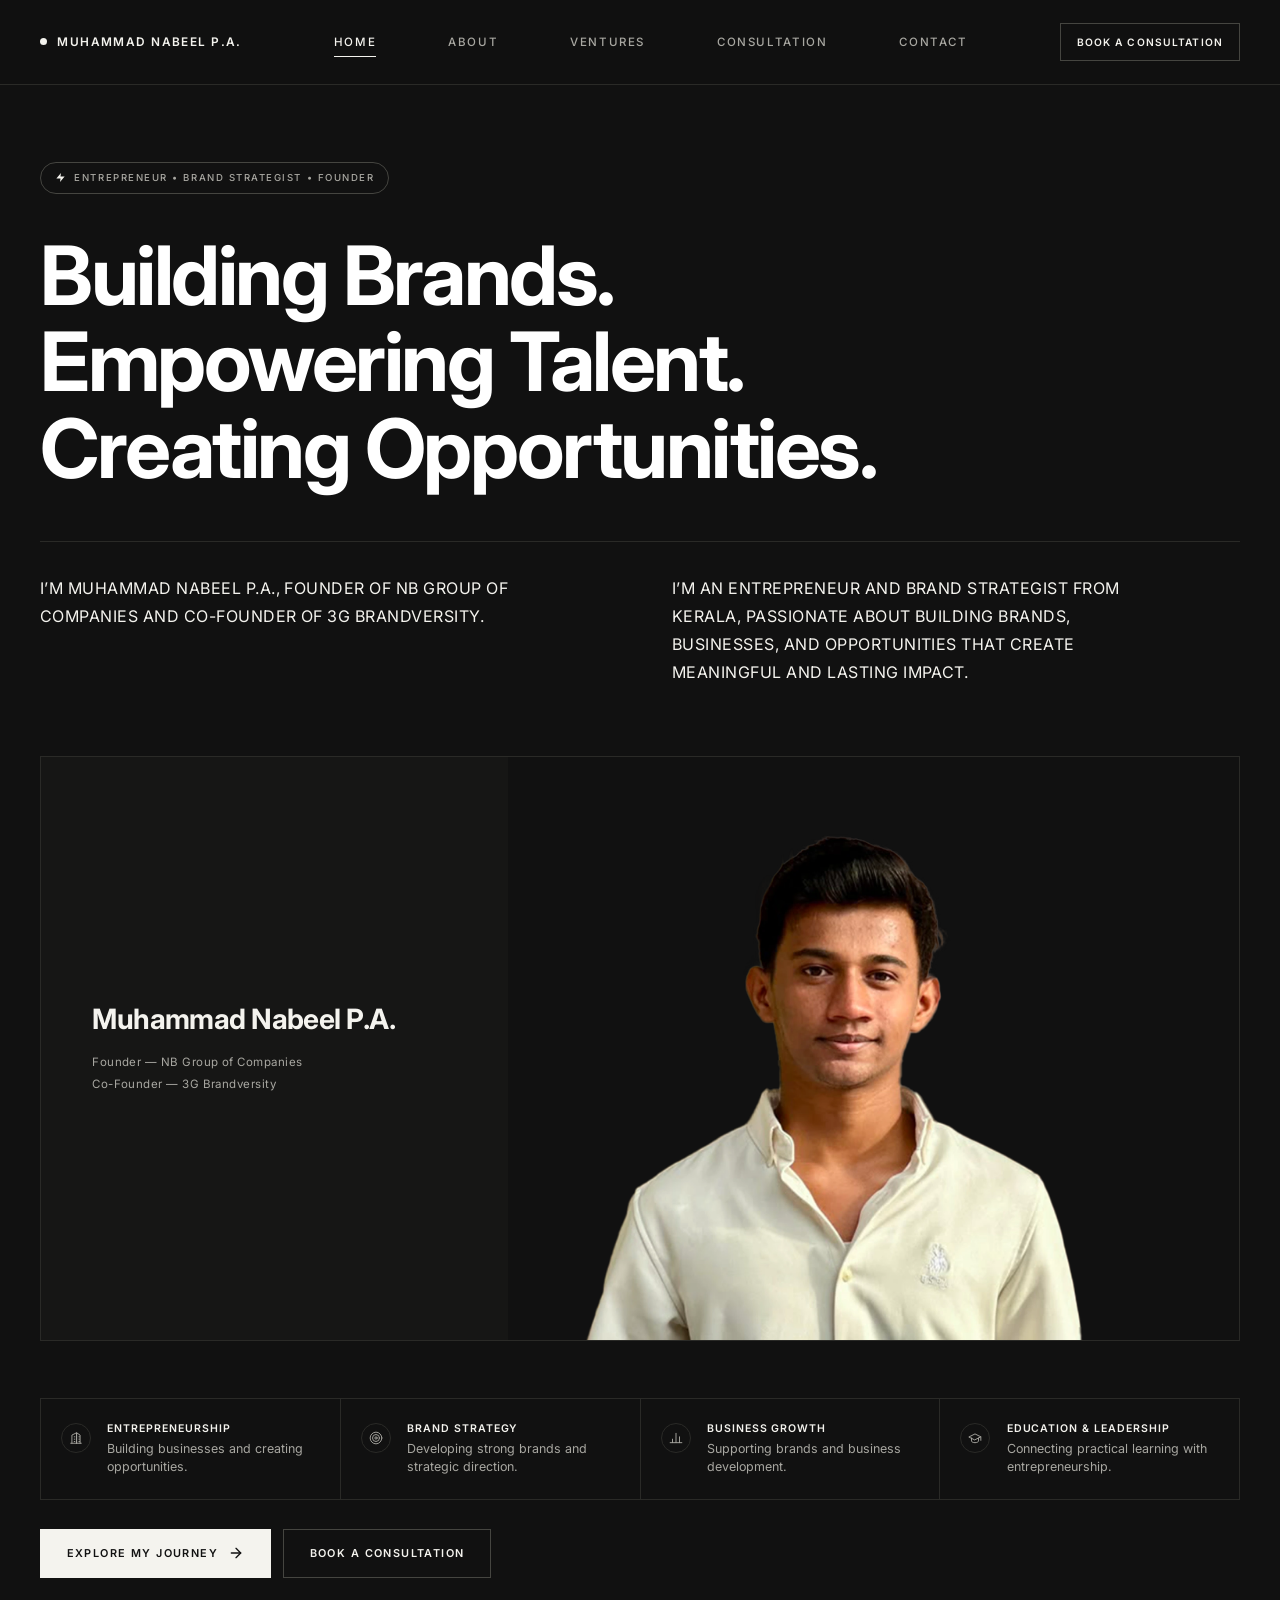
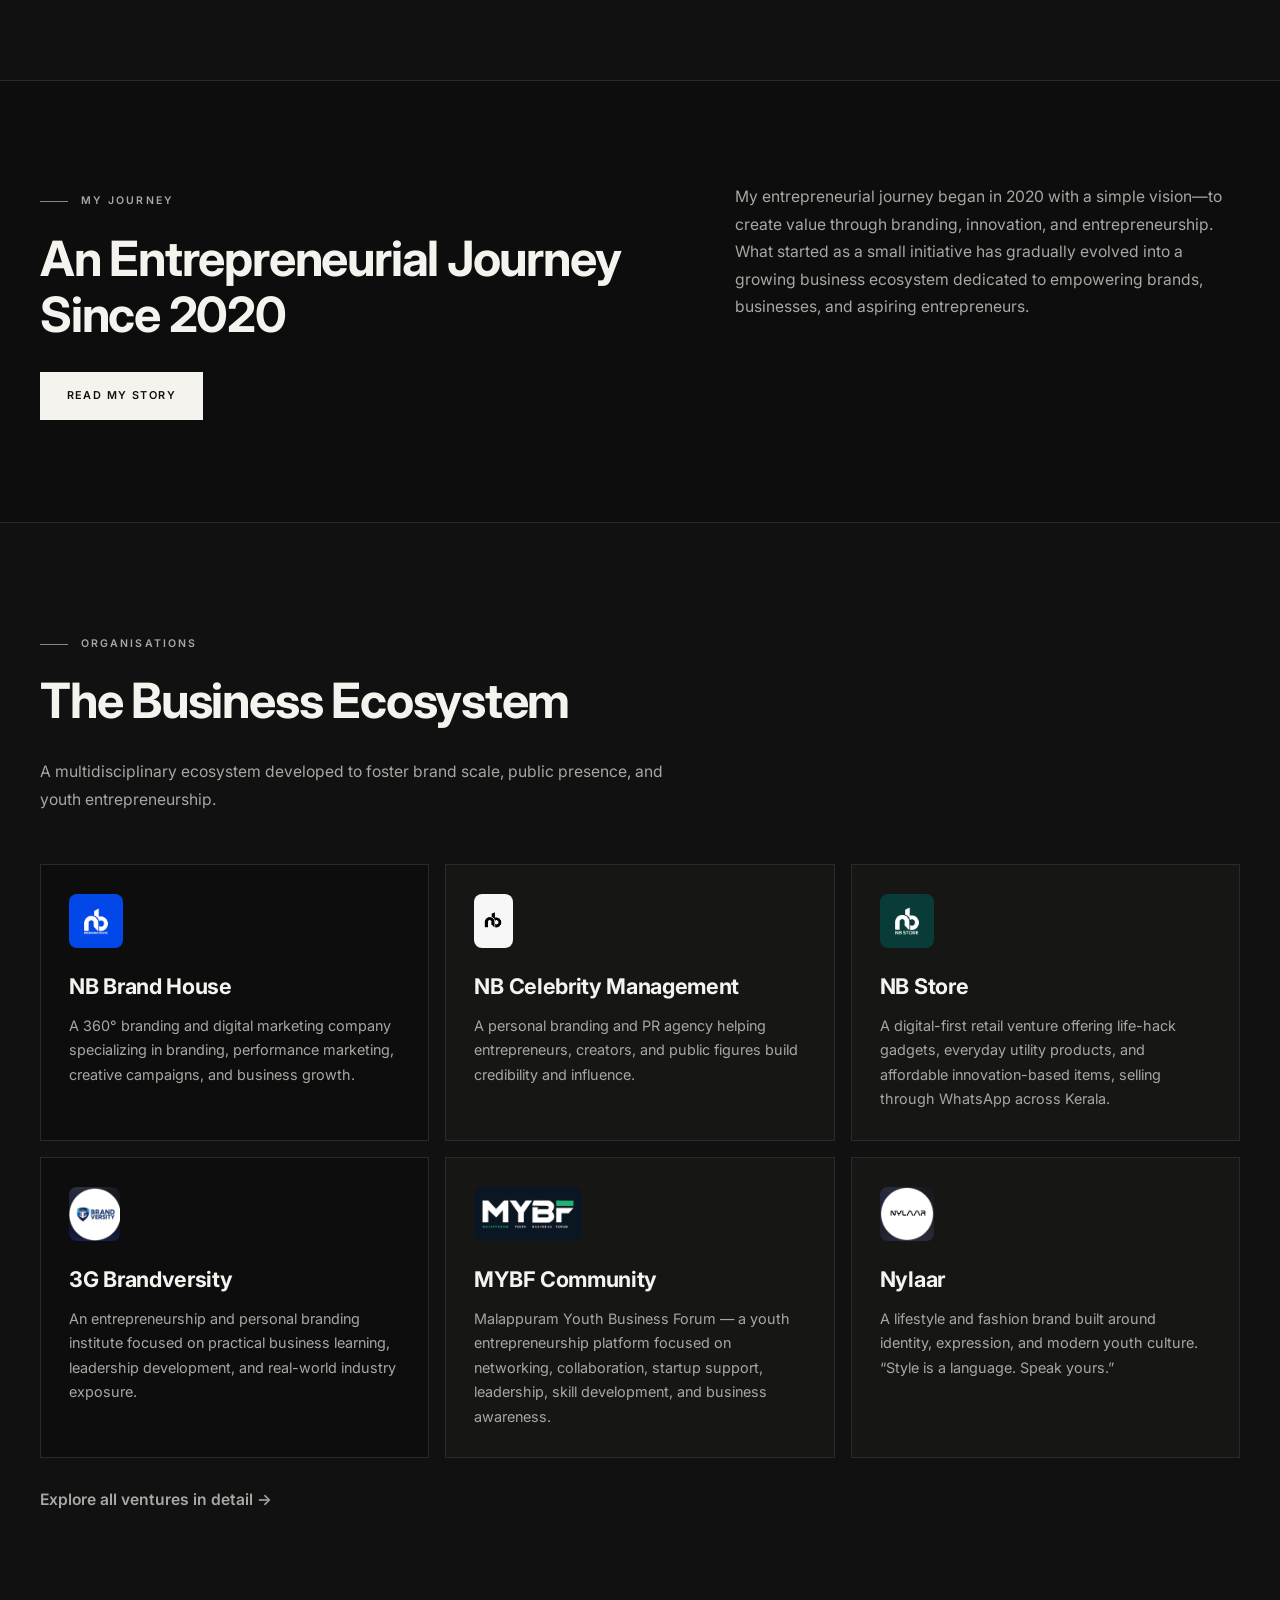
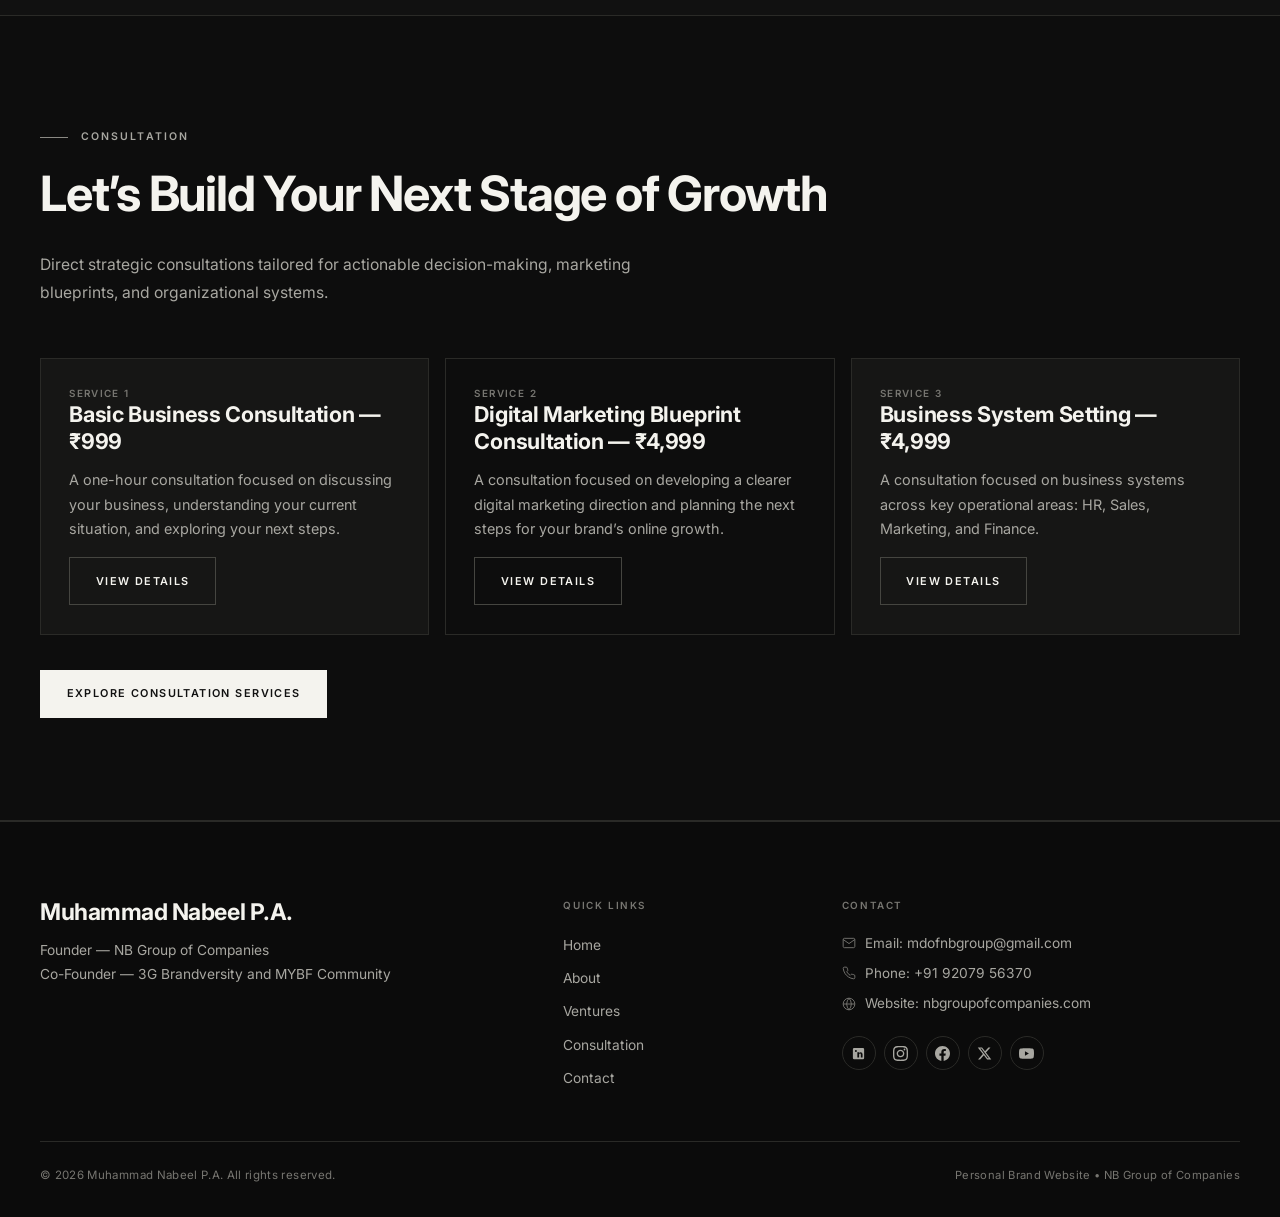
<file: index.html>
<!DOCTYPE html>
<html lang="en">
<head>
  <meta charset="utf-8">
  <meta name="viewport" content="width=device-width, initial-scale=1">
  <title>Muhammad Nabeel P.A. | Entrepreneur &amp; Brand Strategist</title>
  <meta name="description" content="Muhammad Nabeel P.A., Founder of NB Group of Companies and Co-Founder of 3G Brandversity. Entrepreneur and brand strategist from Kerala, India.">
  <meta property="og:type" content="website">
  <meta property="og:title" content="Muhammad Nabeel P.A. | Entrepreneur &amp; Brand Strategist">
  <meta property="og:description" content="Founder of NB Group of Companies and Co-Founder of 3G Brandversity. Entrepreneur and brand strategist from Kerala.">
  <meta property="og:image" content="assets/images/nabeel-profile.webp">
  <link rel="icon" href="favicon.ico">
  <link rel="preconnect" href="https://fonts.googleapis.com">
  <link rel="preconnect" href="https://fonts.gstatic.com" crossorigin>
  <link href="https://fonts.googleapis.com/css2?family=Oswald:wght@400;500;600&family=Inter:wght@300;400;500;600;700;800&display=swap" rel="stylesheet">
  <link rel="stylesheet" href="css/style.css">
</head>
<body class="home">
  <a class="skip" href="#main">Skip to content</a>

  <!-- Header & Navigation -->
  <header class="site-header">
    <div class="wrap nav">
      <a class="brand" href="index.html" aria-label="Muhammad Nabeel P.A. Home">
        <span class="brand-icon" aria-hidden="true"></span>
        <span>MUHAMMAD NABEEL P.A.</span>
      </a>
      <button class="menu-btn" type="button" aria-expanded="false" aria-controls="site-menu" aria-label="Open navigation menu">
        <span></span>
      </button>
      <ul class="nav-links" id="site-menu">
        <li><a href="index.html" aria-current="page">Home</a></li>
        <li><a href="about.html">About</a></li>
        <li><a href="ventures.html">Ventures</a></li>
        <li><a href="consultation.html">Consultation</a></li>
        <li><a href="contact.html">Contact</a></li>
        <li class="m-cta">
          <a class="btn btn-primary" href="consultation.html">Book a Consultation</a>
        </li>
      </ul>
      <a class="btn btn-primary nav-cta" href="consultation.html">Book a Consultation</a>
    </div>
  </header>

  <main id="main">
    <!-- Hero Section -->
    <section class="hero">
      <div class="wrap hero-grid">
        <div class="hero-content">
          <div class="badge">
            <svg width="14" height="14" viewBox="0 0 24 24" fill="currentColor" aria-hidden="true"><path d="M13 2 3 14h9l-1 8 10-12h-9l1-8z"/></svg>
            <span>ENTREPRENEUR &bull; BRAND STRATEGIST &bull; FOUNDER</span>
          </div>
          <h1>
            <span>Building Brands.</span>
            <span>Empowering Talent.</span>
            <span>Creating Opportunities.</span>
          </h1>

          <div class="hero-intro">
            <p class="lead">I’m Muhammad Nabeel P.A., Founder of NB Group of Companies and Co-Founder of 3G Brandversity.</p>
            <p class="lead">I’m an entrepreneur and brand strategist from Kerala, passionate about building brands, businesses, and opportunities that create meaningful and lasting impact.</p>
          </div>
        </div>

        <!-- Portrait and Info Card -->
        <div class="portrait-wrapper">
          <div class="portrait-backdrop" aria-hidden="true"></div>
          <img class="portrait-img" src="assets/images/nabeel-profile.webp" width="1869" height="1490" alt="Muhammad Nabeel P.A., entrepreneur and founder of NB Group of Companies.">
          <div class="id-card">
            <strong>Muhammad Nabeel P.A.</strong>
            <span>Founder &mdash; NB Group of Companies</span>
            <span>Co-Founder &mdash; 3G Brandversity</span>
          </div>
        </div>

        <div class="hero-lower">
          <div class="mini">
            <div class="card">
              <div class="mini-icon" aria-hidden="true">
                <svg viewBox="0 0 24 24"><path d="M3 21h18M5 21V7l8-4v18M13 21V3l6 4v14M9 10h1M9 14h1M9 18h1M17 10h1M17 14h1M17 18h1"/></svg>
              </div>
              <strong>ENTREPRENEURSHIP</strong>
              <span>Building businesses and creating opportunities.</span>
            </div>
            <div class="card">
              <div class="mini-icon" aria-hidden="true">
                <svg viewBox="0 0 24 24"><circle cx="12" cy="12" r="10"/><circle cx="12" cy="12" r="6"/><circle cx="12" cy="12" r="2"/></svg>
              </div>
              <strong>BRAND STRATEGY</strong>
              <span>Developing strong brands and strategic direction.</span>
            </div>
            <div class="card">
              <div class="mini-icon" aria-hidden="true">
                <svg viewBox="0 0 24 24"><path d="M18 20V10M12 20V4M6 20v-6M2 20h20"/></svg>
              </div>
              <strong>BUSINESS GROWTH</strong>
              <span>Supporting brands and business development.</span>
            </div>
            <div class="card">
              <div class="mini-icon" aria-hidden="true">
                <svg viewBox="0 0 24 24"><path d="M22 10v6M2 10l10-5 10 5-10 5z"/><path d="M6 12v5c0 2 3 3 6 3s6-1 6-3v-5"/></svg>
              </div>
              <strong>EDUCATION &amp; LEADERSHIP</strong>
              <span>Connecting practical learning with entrepreneurship.</span>
            </div>
          </div>

          <div class="btn-row">
            <a class="btn btn-primary" href="about.html">
              <span>Explore My Journey</span>
              <svg viewBox="0 0 24 24" fill="none" stroke="currentColor" stroke-width="2" stroke-linecap="round" stroke-linejoin="round" aria-hidden="true"><line x1="5" y1="12" x2="19" y2="12"/><polyline points="12 5 19 12 12 19"/></svg>
            </a>
            <a class="btn btn-outline" href="consultation.html">Book a Consultation</a>
          </div>
        </div>
      </div>
    </section>

    <!-- Introduction to My Journey -->
    <section class="alt">
      <div class="wrap split">
        <div>
          <span class="label">MY JOURNEY</span>
          <h2>An Entrepreneurial Journey Since 2020</h2>
          <div class="btn-row">
            <a class="btn btn-primary" href="about.html">Read My Story</a>
          </div>
        </div>
        <div>
          <p class="lead" style="margin: 0;">My entrepreneurial journey began in 2020 with a simple vision&mdash;to create value through branding, innovation, and entrepreneurship. What started as a small initiative has gradually evolved into a growing business ecosystem dedicated to empowering brands, businesses, and aspiring entrepreneurs.</p>
        </div>
      </div>
    </section>

    <!-- The Business Ecosystem Section -->
    <section>
      <div class="wrap">
        <div class="sec-head">
          <span class="label">ORGANISATIONS</span>
          <h2>The Business Ecosystem</h2>
          <p class="lead">A multidisciplinary ecosystem developed to foster brand scale, public presence, and youth entrepreneurship.</p>
        </div>
        <div class="grid g3">
          <!-- NB Brand House -->
          <article class="card tint">
            <div class="venture-logo-box">
              <img src="assets/images/ventures/nb-brand-house.png" alt="NB Brand House Logo" class="venture-logo" loading="lazy">
            </div>
            <h3>NB Brand House</h3>
            <p>A 360&deg; branding and digital marketing company specializing in branding, performance marketing, creative campaigns, and business growth.</p>
          </article>

          <!-- NB Celebrity Management -->
          <article class="card">
            <div class="venture-logo-box">
              <img src="assets/images/ventures/nb-celebrity-management.png" alt="NB Celebrity Management Logo" class="venture-logo" loading="lazy">
            </div>
            <h3>NB Celebrity Management</h3>
            <p>A personal branding and PR agency helping entrepreneurs, creators, and public figures build credibility and influence.</p>
          </article>

          <!-- NB Store -->
          <article class="card">
            <div class="venture-logo-box">
              <img src="assets/images/ventures/nb-store.png" alt="NB Store Logo" class="venture-logo" loading="lazy">
            </div>
            <h3>NB Store</h3>
            <p>A digital-first retail venture offering life-hack gadgets, everyday utility products, and affordable innovation-based items, selling through WhatsApp across Kerala.</p>
          </article>

          <!-- 3G Brandversity -->
          <article class="card tint">
            <div class="venture-logo-box">
              <img src="assets/images/ventures/3g-brandversity.jpg" alt="3G Brandversity Logo" class="venture-logo" loading="lazy">
            </div>
            <h3>3G Brandversity</h3>
            <p>An entrepreneurship and personal branding institute focused on practical business learning, leadership development, and real-world industry exposure.</p>
          </article>

          <!-- MYBF Community -->
          <article class="card">
            <div class="venture-logo-box">
              <img src="assets/images/ventures/mybf-community.png" alt="MYBF Community Logo" class="venture-logo" loading="lazy">
            </div>
            <h3>MYBF Community</h3>
            <p>Malappuram Youth Business Forum &mdash; a youth entrepreneurship platform focused on networking, collaboration, startup support, leadership, skill development, and business awareness.</p>
          </article>

          <!-- Nylaar -->
          <article class="card">
            <div class="venture-logo-box">
              <img src="assets/images/ventures/nylaar.png" alt="Nylaar Logo" class="venture-logo" loading="lazy">
            </div>
            <h3>Nylaar</h3>
            <p>A lifestyle and fashion brand built around identity, expression, and modern youth culture. &ldquo;Style is a language. Speak yours.&rdquo;</p>
          </article>
        </div>
        <p style="margin-top: 1.8rem; color: var(--muted); font-size: 0.98rem;"><a href="ventures.html" style="font-weight: 600;">Explore all ventures in detail &rarr;</a></p>
      </div>
    </section>

    <!-- Consultation Preview Section -->
    <section class="alt">
      <div class="wrap">
        <div class="sec-head">
          <span class="label">CONSULTATION</span>
          <h2>Let’s Build Your Next Stage of Growth</h2>
          <p class="lead">Direct strategic consultations tailored for actionable decision-making, marketing blueprints, and organizational systems.</p>
        </div>
        <div class="grid g3">
          <article class="card">
            <span class="sn">SERVICE 1</span>
            <h3>Basic Business Consultation &mdash; &#8377;999</h3>
            <p>A one-hour consultation focused on discussing your business, understanding your current situation, and exploring your next steps.</p>
            <div class="btn-row" style="margin-top: auto;">
              <a class="btn btn-outline" href="consultation.html#basic">View details</a>
            </div>
          </article>
          <article class="card tint">
            <span class="sn">SERVICE 2</span>
            <h3>Digital Marketing Blueprint Consultation &mdash; &#8377;4,999</h3>
            <p>A consultation focused on developing a clearer digital marketing direction and planning the next steps for your brand’s online growth.</p>
            <div class="btn-row" style="margin-top: auto;">
              <a class="btn btn-outline" href="consultation.html#blueprint">View details</a>
            </div>
          </article>
          <article class="card">
            <span class="sn">SERVICE 3</span>
            <h3>Business System Setting &mdash; &#8377;4,999</h3>
            <p>A consultation focused on business systems across key operational areas: HR, Sales, Marketing, and Finance.</p>
            <div class="btn-row" style="margin-top: auto;">
              <a class="btn btn-outline" href="consultation.html#systems">View details</a>
            </div>
          </article>
        </div>
        <div class="btn-row" style="margin-top: 2.2rem;">
          <a class="btn btn-primary" href="consultation.html">Explore Consultation Services</a>
        </div>
      </div>
    </section>
  </main>

  <!-- Global Footer -->
  <footer class="site-footer">
    <div class="wrap">
      <div class="foot">
        <div class="foot-brand">
          <strong>Muhammad Nabeel P.A.</strong>
          <p>Founder &mdash; NB Group of Companies<br>Co-Founder &mdash; 3G Brandversity and MYBF Community</p>
        </div>
        <div>
          <h3>QUICK LINKS</h3>
          <ul>
            <li><a href="index.html">Home</a></li>
            <li><a href="about.html">About</a></li>
            <li><a href="ventures.html">Ventures</a></li>
            <li><a href="consultation.html">Consultation</a></li>
            <li><a href="contact.html">Contact</a></li>
          </ul>
        </div>
        <div>
          <h3>CONTACT</h3>
          <ul>
            <li class="foot-contact-item">
              <svg viewBox="0 0 24 24"><path d="M4 4h16c1.1 0 2 .9 2 2v12c0 1.1-.9 2-2 2H4c-1.1 0-2-.9-2-2V6c0-1.1.9-2 2-2z"/><polyline points="22,6 12,13 2,6"/></svg>
              <span>Email: <a href="mailto:mdofnbgroup@gmail.com">mdofnbgroup@gmail.com</a></span>
            </li>
            <li class="foot-contact-item">
              <svg viewBox="0 0 24 24"><path d="M22 16.92v3a2 2 0 0 1-2.18 2 19.79 19.79 0 0 1-8.63-3.07 19.5 19.5 0 0 1-6-6 19.79 19.79 0 0 1-3.07-8.67A2 2 0 0 1 4.11 2h3a2 2 0 0 1 2 1.72 12.84 12.84 0 0 0 .7 2.81 2 2 0 0 1-.45 2.11L8.09 9.91a16 16 0 0 0 6 6l1.27-1.27a2 2 0 0 1 2.11-.45 12.84 12.84 0 0 0 2.81.7A2 2 0 0 1 22 16.92z"/></svg>
              <span>Phone: <a href="tel:+919207956370">+91 92079 56370</a></span>
            </li>
            <li class="foot-contact-item">
              <svg viewBox="0 0 24 24"><circle cx="12" cy="12" r="10"/><line x1="2" y1="12" x2="22" y2="12"/><path d="M12 2a15.3 15.3 0 0 1 4 10 15.3 15.3 0 0 1-4 10 15.3 15.3 0 0 1-4-10 15.3 15.3 0 0 1 4-10z"/></svg>
              <span>Website: <a href="https://nbgroupofcompanies.com" target="_blank" rel="noopener noreferrer">nbgroupofcompanies.com</a></span>
            </li>
          </ul>
          <div class="social-foot">
            <a href="https://www.linkedin.com/in/nabeel-nb-group-951b20368/" target="_blank" rel="noopener noreferrer" aria-label="LinkedIn">
              <svg viewBox="0 0 24 24"><path d="M19 3a2 2 0 0 1 2 2v14a2 2 0 0 1-2 2H5a2 2 0 0 1-2-2V5a2 2 0 0 1 2-2h14m-.5 15.5v-5.3a3.26 3.26 0 0 0-3.26-3.26c-.85 0-1.84.52-2.28 1.3v-1.11h-2.79v8.37h2.79v-4.93c0-.77.62-1.4 1.39-1.4a1.4 1.4 0 0 1 1.4 1.4v4.93h2.75M6.46 10.9h2.77v8.37H6.46v-8.37M7.84 6.2a1.62 1.62 0 1 0 0 3.24 1.62 1.62 0 0 0 0-3.24z"/></svg>
            </a>
            <a href="https://www.instagram.com/nabeel_nbgroup?utm_source=ig_web_button_share_sheet&amp;igsh=ZDNlZDc0MzIxNw==" target="_blank" rel="noopener noreferrer" aria-label="Instagram">
              <svg viewBox="0 0 24 24"><path d="M12 2.163c3.204 0 3.584.012 4.85.07 3.252.148 4.771 1.691 4.919 4.919.058 1.265.069 1.645.069 4.849 0 3.205-.012 3.584-.069 4.849-.149 3.225-1.664 4.771-4.919 4.919-1.266.058-1.644.07-4.85.07-3.204 0-3.584-.012-4.849-.07-3.26-.149-4.771-1.699-4.919-4.92-.058-1.265-.07-1.644-.07-4.849 0-3.204.013-3.583.07-4.849.149-3.227 1.664-4.771 4.919-4.919 1.266-.057 1.645-.069 4.849-.069zm0-2.163c-3.259 0-3.667.014-4.947.072-4.358.2-6.78 2.618-6.98 6.98-.059 1.281-.073 1.689-.073 4.948 0 3.259.014 3.668.072 4.948.2 4.358 2.618 6.78 6.98 6.98 1.281.058 1.689.072 4.948.072 3.259 0 3.668-.014 4.948-.072 4.354-.2 6.782-2.618 6.979-6.98.059-1.28.073-1.689.073-4.948 0-3.259-.014-3.667-.072-4.947-.196-4.354-2.617-6.78-6.979-6.98-1.281-.059-1.69-.073-4.949-.073zm0 5.838c-3.403 0-6.162 2.759-6.162 6.162s2.759 6.163 6.162 6.163 6.162-2.759 6.162-6.163c0-3.403-2.759-6.162-6.162-6.162zm0 10.162c-2.209 0-4-1.79-4-4 0-2.209 1.791-4 4-4s4 1.791 4 4c0 2.21-1.791 4-4 4zm6.406-11.845c-.796 0-1.441.645-1.441 1.44s.645 1.44 1.441 1.44c.795 0 1.439-.645 1.439-1.44s-.644-1.44-1.439-1.44z"/></svg>
            </a>
            <a href="https://www.facebook.com/profile.php?id=61559823163064" target="_blank" rel="noopener noreferrer" aria-label="Facebook">
              <svg viewBox="0 0 24 24"><path d="M24 12.073c0-6.627-5.373-12-12-12s-12 5.373-12 12c0 5.99 4.388 10.954 10.125 11.854v-8.385H7.078v-3.47h3.047V9.43c0-3.007 1.792-4.669 4.533-4.669 1.312 0 2.686.235 2.686.235v2.953H15.83c-1.491 0-1.956.925-1.956 1.874v2.25h3.328l-.532 3.47h-2.796v8.385C19.612 23.027 24 18.062 24 12.073z"/></svg>
            </a>
            <a href="https://x.com/nabeel_nbgroup?s=11" target="_blank" rel="noopener noreferrer" aria-label="X (formerly Twitter)">
              <svg viewBox="0 0 24 24"><path d="M18.244 2.25h3.308l-7.227 8.26 8.502 11.24H16.17l-5.214-6.817L4.99 21.75H1.68l7.73-8.835L1.254 2.25H8.08l4.713 6.231zm-1.161 17.52h1.833L7.084 4.126H5.117z"/></svg>
            </a>
            <a href="https://youtube.com/@nabeel_nbgroup?si=znkGCcb0Inpw7gwO" target="_blank" rel="noopener noreferrer" aria-label="YouTube">
              <svg viewBox="0 0 24 24"><path d="M23.498 6.186a3.016 3.016 0 0 0-2.122-2.136C19.505 3.545 12 3.545 12 3.545s-7.505 0-9.377.505A3.017 3.017 0 0 0 .502 6.186C0 8.07 0 12 0 12s0 3.93.502 5.814a3.016 3.016 0 0 0 2.122 2.136c1.871.505 9.376.505 9.376.505s7.505 0 9.377-.505a3.015 3.015 0 0 0 2.122-2.136C24 15.93 24 12 24 12s0-3.93-.502-5.814zM9.545 15.568V8.432L15.818 12l-6.273 3.568z"/></svg>
            </a>
          </div>
        </div>
      </div>
      <div class="copy">
        <p style="margin: 0;">&copy; <span id="year">2026</span> Muhammad Nabeel P.A. All rights reserved.</p>
        <p style="margin: 0; font-size: 0.82rem;">Personal Brand Website &bull; NB Group of Companies</p>
      </div>
    </div>
  </footer>

  <script src="js/script.js"></script>
</body>
</html>
</file>
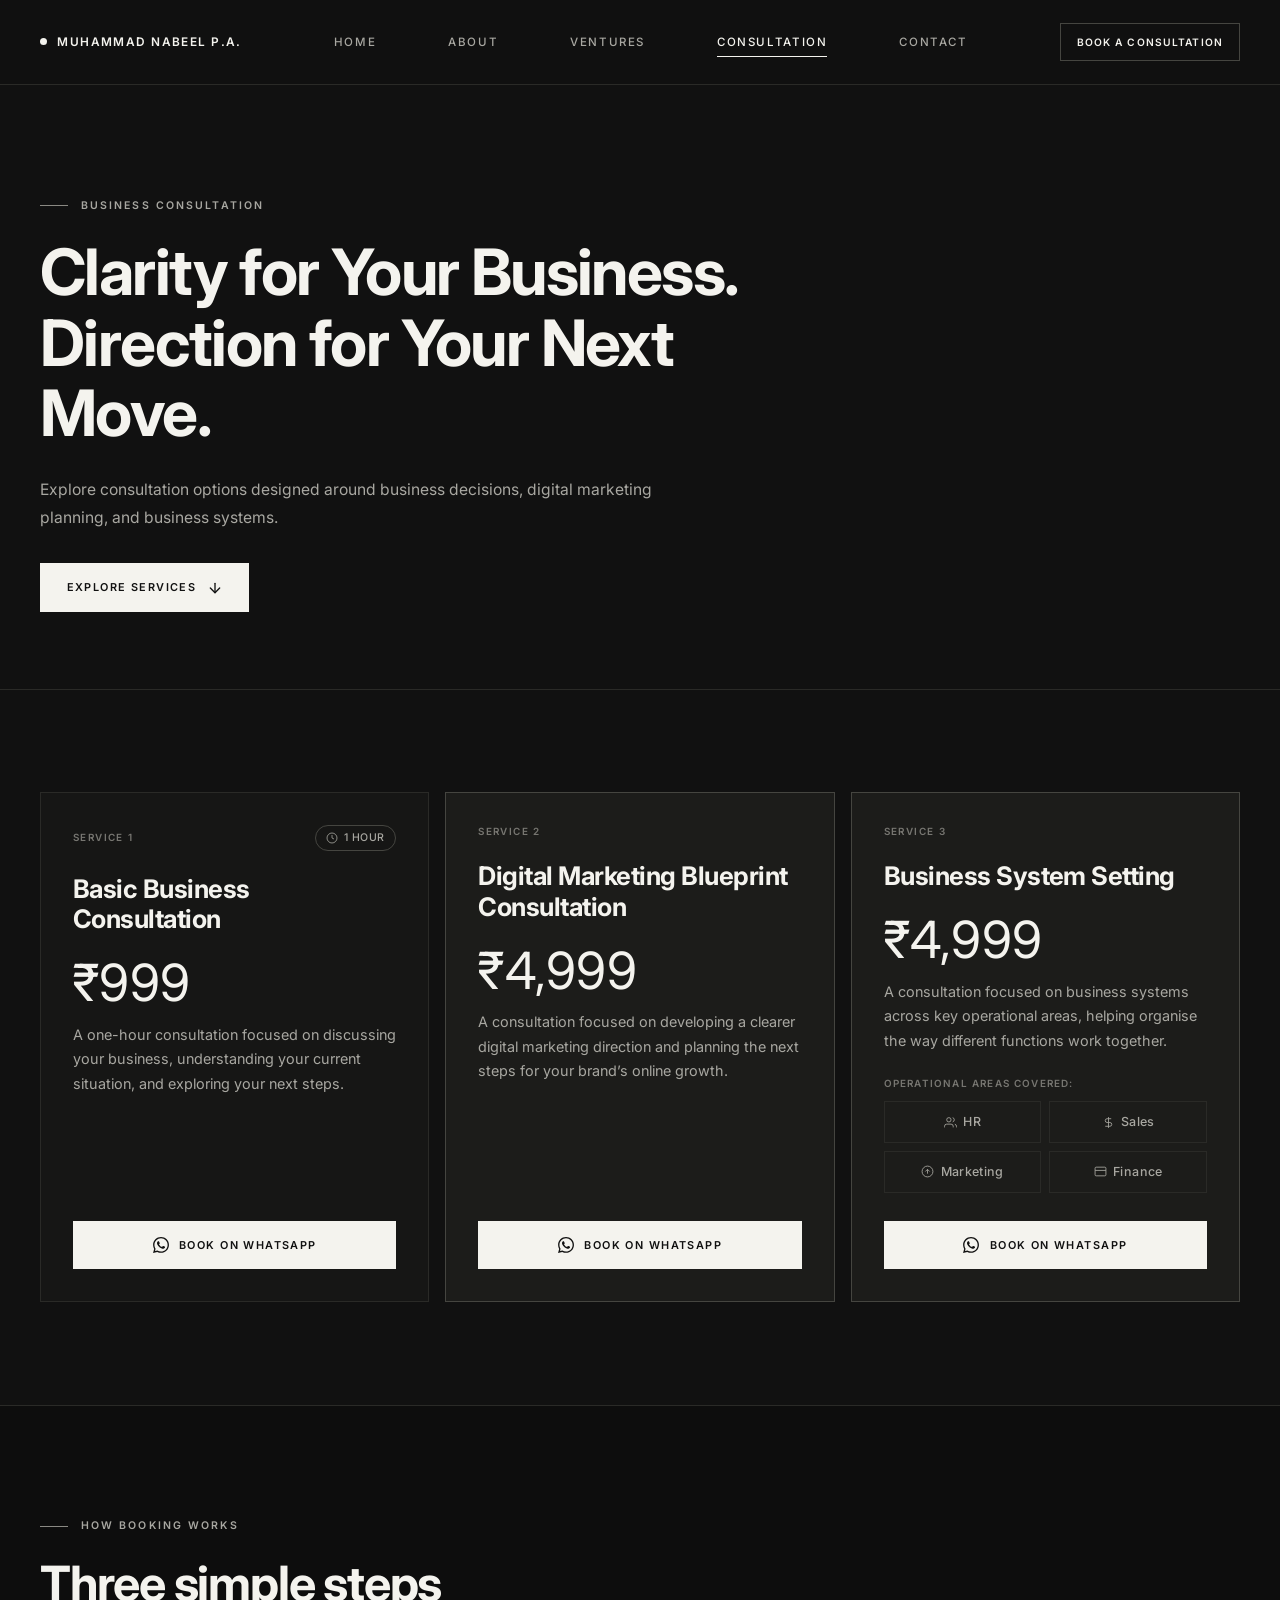
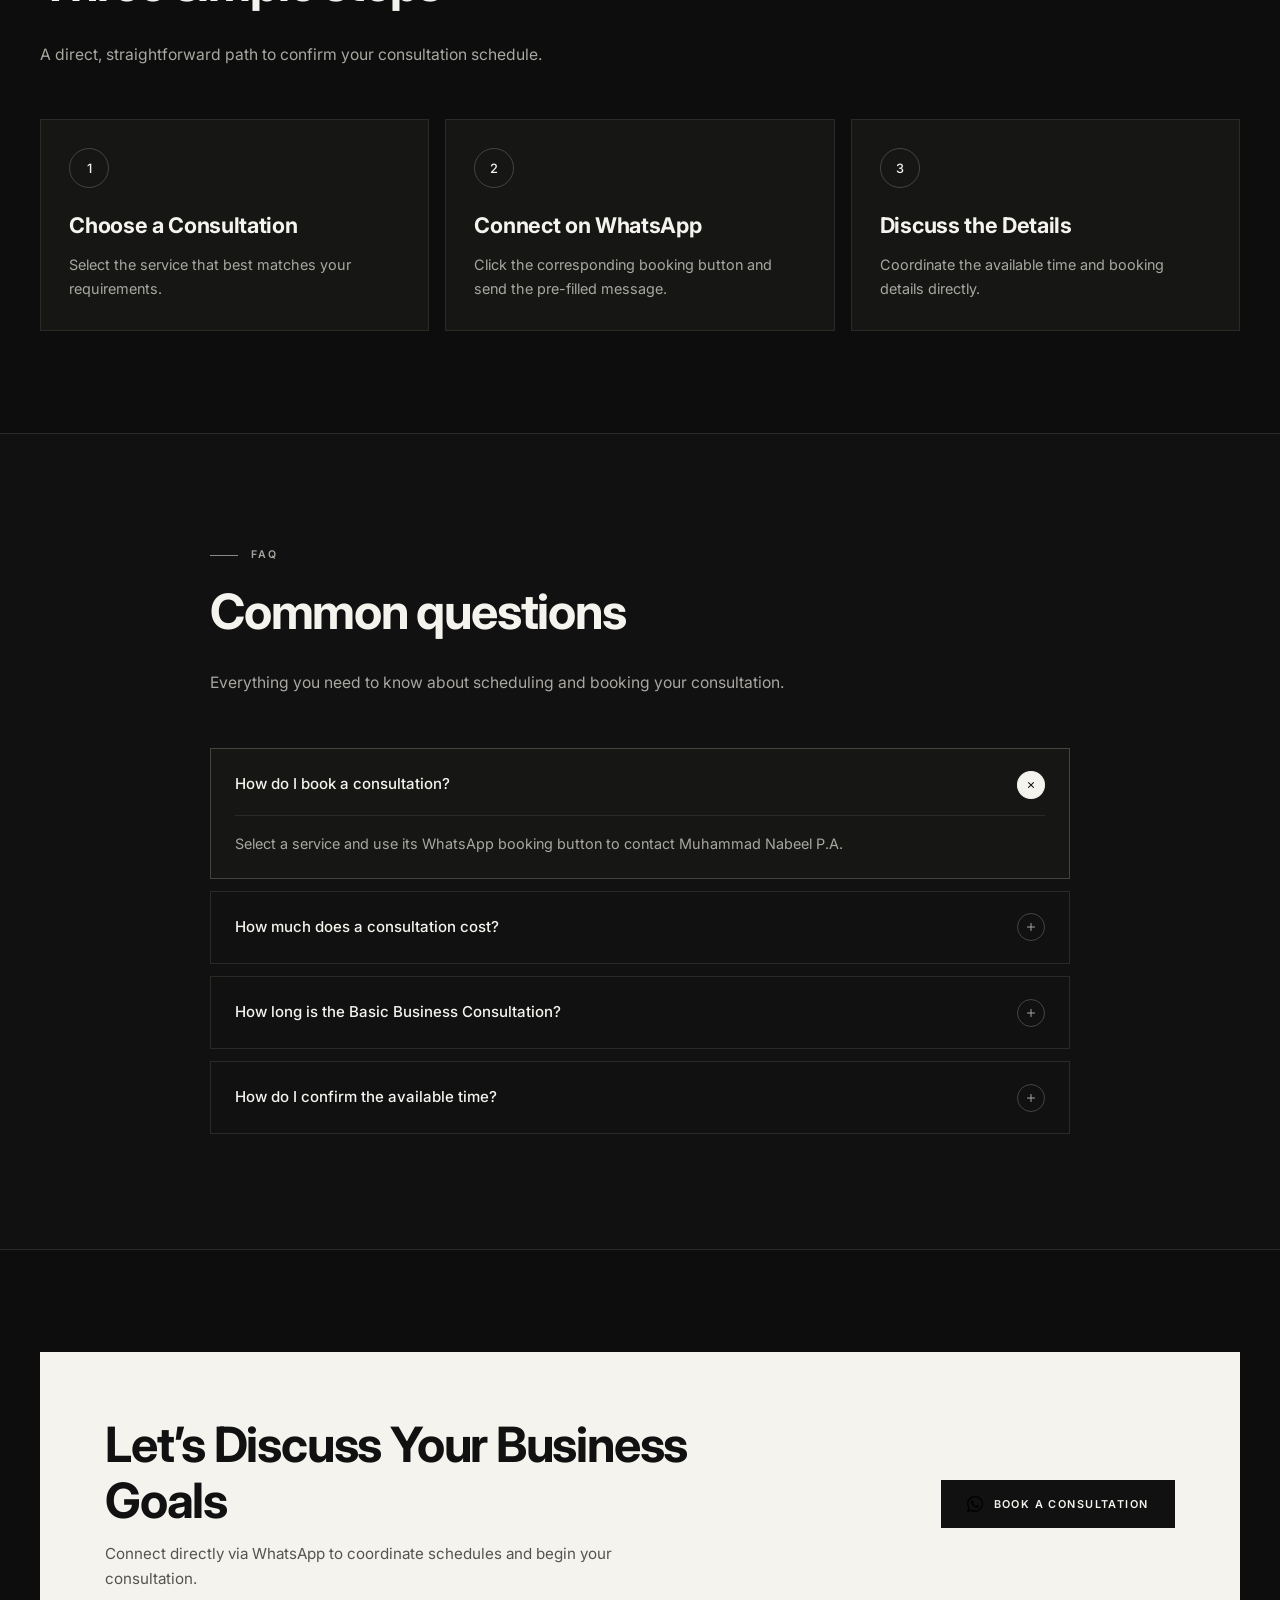
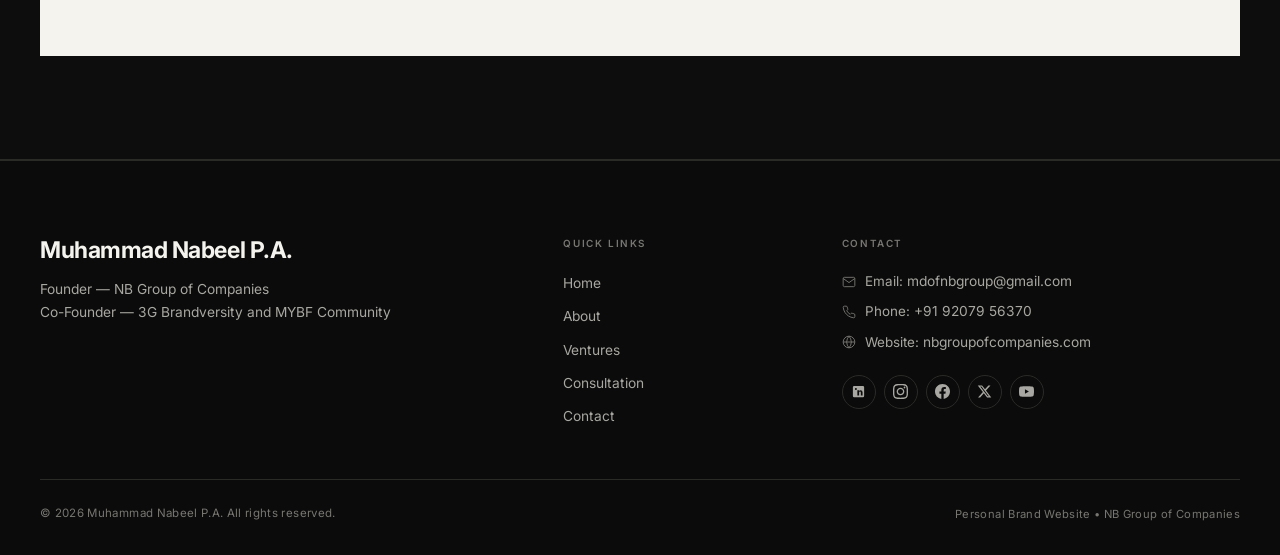
<file: consultation.html>
<!DOCTYPE html>
<html lang="en">
<head>
  <meta charset="utf-8">
  <meta name="viewport" content="width=device-width, initial-scale=1">
  <title>Business Consultation | Muhammad Nabeel P.A.</title>
  <meta name="description" content="Book a 1-on-1 business, digital marketing blueprint, or business system setting consultation with Muhammad Nabeel P.A. through WhatsApp.">
  <meta property="og:type" content="website">
  <meta property="og:title" content="Business Consultation | Muhammad Nabeel P.A.">
  <meta property="og:description" content="Book a 1-on-1 business, digital marketing blueprint, or business system setting consultation with Muhammad Nabeel P.A. through WhatsApp.">
  <meta property="og:image" content="assets/images/nabeel-profile.webp">
  <link rel="icon" href="favicon.ico">
  <link rel="preconnect" href="https://fonts.googleapis.com">
  <link rel="preconnect" href="https://fonts.gstatic.com" crossorigin>
  <link href="https://fonts.googleapis.com/css2?family=Oswald:wght@400;500;600&family=Inter:wght@300;400;500;600;700;800&display=swap" rel="stylesheet">
  <link rel="stylesheet" href="css/style.css">
</head>
<body>
  <a class="skip" href="#main">Skip to content</a>

  <!-- Header & Navigation -->
  <header class="site-header">
    <div class="wrap nav">
      <a class="brand" href="index.html" aria-label="Muhammad Nabeel P.A. Home">
        <span class="brand-icon" aria-hidden="true"></span>
        <span>MUHAMMAD NABEEL P.A.</span>
      </a>
      <button class="menu-btn" type="button" aria-expanded="false" aria-controls="site-menu" aria-label="Open navigation menu">
        <span></span>
      </button>
      <ul class="nav-links" id="site-menu">
        <li><a href="index.html">Home</a></li>
        <li><a href="about.html">About</a></li>
        <li><a href="ventures.html">Ventures</a></li>
        <li><a href="consultation.html" aria-current="page">Consultation</a></li>
        <li><a href="contact.html">Contact</a></li>
        <li class="m-cta">
          <a class="btn btn-primary" href="consultation.html">Book a Consultation</a>
        </li>
      </ul>
      <a class="btn btn-primary nav-cta" href="consultation.html">Book a Consultation</a>
    </div>
  </header>

  <main id="main">
    <!-- Consultation Hero -->
    <section class="page-hero">
      <div class="wrap">
        <span class="label">BUSINESS CONSULTATION</span>
        <h1>Clarity for Your Business. Direction for Your Next Move.</h1>
        <p class="lead">Explore consultation options designed around business decisions, digital marketing planning, and business systems.</p>
        <div class="btn-row">
          <a class="btn btn-primary" href="#services">
            <span>Explore Services</span>
            <svg viewBox="0 0 24 24" fill="none" stroke="currentColor" stroke-width="2" stroke-linecap="round" stroke-linejoin="round" aria-hidden="true"><line x1="12" y1="5" x2="12" y2="19"/><polyline points="19 12 12 19 5 12"/></svg>
          </a>
        </div>
      </div>
    </section>

    <!-- Services Cards Section -->
    <section id="services">
      <div class="wrap grid g3" style="align-items: stretch;">
        <!-- SERVICE 1 -->
        <article class="service-card" id="basic">
          <div class="service-badge-row">
            <span class="sn">SERVICE 1</span>
            <span class="dur">
              <svg viewBox="0 0 24 24"><circle cx="12" cy="12" r="10"/><polyline points="12 6 12 12 16 14"/></svg>
              <span>1 hour</span>
            </span>
          </div>
          <h2>Basic Business Consultation</h2>
          <div class="price">&#8377;999</div>
          <p>A one-hour consultation focused on discussing your business, understanding your current situation, and exploring your next steps.</p>
          <div style="margin-top: auto;">
            <a class="btn btn-wa" href="https://wa.me/919207956370?text=Hello%20Muhammad%20Nabeel%2C%20I%20would%20like%20to%20book%20the%20Basic%20Business%20Consultation%20for%20%E2%82%B9999.%20Please%20share%20the%20available%20time%20slots%20and%20booking%20details." target="_blank" rel="noopener noreferrer">
              <svg width="18" height="18" viewBox="0 0 24 24" aria-hidden="true"><path d="M.057 24l1.687-6.163c-1.041-1.804-1.588-3.849-1.587-5.946.003-6.556 5.338-11.891 11.893-11.891 3.181.001 6.167 1.24 8.413 3.488 2.245 2.248 3.481 5.236 3.48 8.414-.003 6.557-5.338 11.892-11.893 11.892-1.99-.001-3.951-.5-5.688-1.448l-6.305 1.654zm6.597-3.807c1.676.995 3.276 1.591 5.392 1.592 5.448 0 9.886-4.434 9.889-9.885.002-5.462-4.415-9.89-9.881-9.892-5.452 0-9.887 4.434-9.889 9.884-.001 2.225.651 3.891 1.746 5.634l-.999 3.648 3.742-.981zm11.387-5.464c-.074-.124-.272-.198-.57-.347-.297-.149-1.758-.868-2.031-.967-.272-.099-.47-.149-.669.149-.198.297-.768.967-.941 1.165-.173.198-.347.223-.644.074-.297-.149-1.255-.462-2.39-1.475-.883-.788-1.48-1.761-1.653-2.059-.173-.297-.018-.458.13-.606.134-.133.297-.347.446-.521.151-.172.2-.296.3-.495.099-.198.05-.372-.025-.521-.075-.148-.669-1.611-.916-2.206-.242-.579-.487-.501-.669-.51l-.57-.01c-.198 0-.52.074-.792.372s-1.04 1.016-1.04 2.479 1.065 2.876 1.213 3.074c.149.198 2.095 3.2 5.076 4.487.709.306 1.263.489 1.694.626.712.226 1.36.194 1.872.118.571-.085 1.758-.719 2.006-1.413.248-.695.248-1.29.173-1.414z"/></svg>
              <span>Book on WhatsApp</span>
            </a>
          </div>
        </article>

        <!-- SERVICE 2 -->
        <article class="service-card accent" id="blueprint">
          <div class="service-badge-row">
            <span class="sn">SERVICE 2</span>
          </div>
          <h2>Digital Marketing Blueprint Consultation</h2>
          <div class="price">&#8377;4,999</div>
          <p>A consultation focused on developing a clearer digital marketing direction and planning the next steps for your brand’s online growth.</p>
          <div style="margin-top: auto;">
            <a class="btn btn-wa" href="https://wa.me/919207956370?text=Hello%20Muhammad%20Nabeel%2C%20I%20would%20like%20to%20book%20the%20Digital%20Marketing%20Blueprint%20Consultation%20for%20%E2%82%B94%2C999.%20Please%20share%20the%20consultation%20details%20and%20booking%20process." target="_blank" rel="noopener noreferrer">
              <svg width="18" height="18" viewBox="0 0 24 24" aria-hidden="true"><path d="M.057 24l1.687-6.163c-1.041-1.804-1.588-3.849-1.587-5.946.003-6.556 5.338-11.891 11.893-11.891 3.181.001 6.167 1.24 8.413 3.488 2.245 2.248 3.481 5.236 3.48 8.414-.003 6.557-5.338 11.892-11.893 11.892-1.99-.001-3.951-.5-5.688-1.448l-6.305 1.654zm6.597-3.807c1.676.995 3.276 1.591 5.392 1.592 5.448 0 9.886-4.434 9.889-9.885.002-5.462-4.415-9.89-9.881-9.892-5.452 0-9.887 4.434-9.889 9.884-.001 2.225.651 3.891 1.746 5.634l-.999 3.648 3.742-.981zm11.387-5.464c-.074-.124-.272-.198-.57-.347-.297-.149-1.758-.868-2.031-.967-.272-.099-.47-.149-.669.149-.198.297-.768.967-.941 1.165-.173.198-.347.223-.644.074-.297-.149-1.255-.462-2.39-1.475-.883-.788-1.48-1.761-1.653-2.059-.173-.297-.018-.458.13-.606.134-.133.297-.347.446-.521.151-.172.2-.296.3-.495.099-.198.05-.372-.025-.521-.075-.148-.669-1.611-.916-2.206-.242-.579-.487-.501-.669-.51l-.57-.01c-.198 0-.52.074-.792.372s-1.04 1.016-1.04 2.479 1.065 2.876 1.213 3.074c.149.198 2.095 3.2 5.076 4.487.709.306 1.263.489 1.694.626.712.226 1.36.194 1.872.118.571-.085 1.758-.719 2.006-1.413.248-.695.248-1.29.173-1.414z"/></svg>
              <span>Book on WhatsApp</span>
            </a>
          </div>
        </article>

        <!-- SERVICE 3 -->
        <article class="service-card accent" id="systems">
          <div class="service-badge-row">
            <span class="sn">SERVICE 3</span>
          </div>
          <h2>Business System Setting</h2>
          <div class="price">&#8377;4,999</div>
          <p>A consultation focused on business systems across key operational areas, helping organise the way different functions work together.</p>

          <span class="areas-label">Operational Areas Covered:</span>
          <ul class="areas">
            <li>
              <svg viewBox="0 0 24 24"><path d="M17 21v-2a4 4 0 0 0-4-4H5a4 4 0 0 0-4 4v2"/><circle cx="9" cy="7" r="4"/><path d="M23 21v-2a4 4 0 0 0-3-3.87"/><path d="M16 3.13a4 4 0 0 1 0 7.75"/></svg>
              <span>HR</span>
            </li>
            <li>
              <svg viewBox="0 0 24 24"><path d="M12 2v20M17 5H9.5a3.5 3.5 0 0 0 0 7h5a3.5 3.5 0 0 1 0 7H6"/></svg>
              <span>Sales</span>
            </li>
            <li>
              <svg viewBox="0 0 24 24"><circle cx="12" cy="12" r="10"/><path d="M16 12l-4-4-4 4M12 8v8"/></svg>
              <span>Marketing</span>
            </li>
            <li>
              <svg viewBox="0 0 24 24"><rect x="2" y="4" width="20" height="16" rx="2"/><line x1="2" y1="10" x2="22" y2="10"/></svg>
              <span>Finance</span>
            </li>
          </ul>

          <div style="margin-top: auto;">
            <a class="btn btn-wa" href="https://wa.me/919207956370?text=Hello%20Muhammad%20Nabeel%2C%20I%20would%20like%20to%20book%20the%20Business%20System%20Setting%20consultation%20for%20%E2%82%B94%2C999%2C%20covering%20HR%2C%20Sales%2C%20Marketing%2C%20and%20Finance.%20Please%20share%20the%20consultation%20details%20and%20booking%20process." target="_blank" rel="noopener noreferrer">
              <svg width="18" height="18" viewBox="0 0 24 24" aria-hidden="true"><path d="M.057 24l1.687-6.163c-1.041-1.804-1.588-3.849-1.587-5.946.003-6.556 5.338-11.891 11.893-11.891 3.181.001 6.167 1.24 8.413 3.488 2.245 2.248 3.481 5.236 3.48 8.414-.003 6.557-5.338 11.892-11.893 11.892-1.99-.001-3.951-.5-5.688-1.448l-6.305 1.654zm6.597-3.807c1.676.995 3.276 1.591 5.392 1.592 5.448 0 9.886-4.434 9.889-9.885.002-5.462-4.415-9.89-9.881-9.892-5.452 0-9.887 4.434-9.889 9.884-.001 2.225.651 3.891 1.746 5.634l-.999 3.648 3.742-.981zm11.387-5.464c-.074-.124-.272-.198-.57-.347-.297-.149-1.758-.868-2.031-.967-.272-.099-.47-.149-.669.149-.198.297-.768.967-.941 1.165-.173.198-.347.223-.644.074-.297-.149-1.255-.462-2.39-1.475-.883-.788-1.48-1.761-1.653-2.059-.173-.297-.018-.458.13-.606.134-.133.297-.347.446-.521.151-.172.2-.296.3-.495.099-.198.05-.372-.025-.521-.075-.148-.669-1.611-.916-2.206-.242-.579-.487-.501-.669-.51l-.57-.01c-.198 0-.52.074-.792.372s-1.04 1.016-1.04 2.479 1.065 2.876 1.213 3.074c.149.198 2.095 3.2 5.076 4.487.709.306 1.263.489 1.694.626.712.226 1.36.194 1.872.118.571-.085 1.758-.719 2.006-1.413.248-.695.248-1.29.173-1.414z"/></svg>
              <span>Book on WhatsApp</span>
            </a>
          </div>
        </article>
      </div>
    </section>

    <!-- How Booking Works Section -->
    <section class="alt">
      <div class="wrap">
        <div class="sec-head">
          <span class="label">HOW BOOKING WORKS</span>
          <h2>Three simple steps</h2>
          <p class="lead">A direct, straightforward path to confirm your consultation schedule.</p>
        </div>
        <div class="grid g3 steps">
          <div class="card step-card">
            <div class="step-number" aria-hidden="true">1</div>
            <h3>Choose a Consultation</h3>
            <p>Select the service that best matches your requirements.</p>
          </div>
          <div class="card step-card">
            <div class="step-number" aria-hidden="true">2</div>
            <h3>Connect on WhatsApp</h3>
            <p>Click the corresponding booking button and send the pre-filled message.</p>
          </div>
          <div class="card step-card">
            <div class="step-number" aria-hidden="true">3</div>
            <h3>Discuss the Details</h3>
            <p>Coordinate the available time and booking details directly.</p>
          </div>
        </div>
      </div>
    </section>

    <!-- FAQ Section -->
    <section>
      <div class="wrap faq-wrap">
        <div class="sec-head">
          <span class="label">FAQ</span>
          <h2>Common questions</h2>
          <p class="lead">Everything you need to know about scheduling and booking your consultation.</p>
        </div>
        <details open>
          <summary>
            <span>How do I book a consultation?</span>
            <span class="summary-icon" aria-hidden="true">
              <svg viewBox="0 0 24 24"><line x1="12" y1="5" x2="12" y2="19"/><line x1="5" y1="12" x2="19" y2="12"/></svg>
            </span>
          </summary>
          <p>Select a service and use its WhatsApp booking button to contact Muhammad Nabeel P.A.</p>
        </details>
        <details>
          <summary>
            <span>How much does a consultation cost?</span>
            <span class="summary-icon" aria-hidden="true">
              <svg viewBox="0 0 24 24"><line x1="12" y1="5" x2="12" y2="19"/><line x1="5" y1="12" x2="19" y2="12"/></svg>
            </span>
          </summary>
          <p>Basic Business Consultation costs &#8377;999. Digital Marketing Blueprint Consultation costs &#8377;4,999. Business System Setting costs &#8377;4,999.</p>
        </details>
        <details>
          <summary>
            <span>How long is the Basic Business Consultation?</span>
            <span class="summary-icon" aria-hidden="true">
              <svg viewBox="0 0 24 24"><line x1="12" y1="5" x2="12" y2="19"/><line x1="5" y1="12" x2="19" y2="12"/></svg>
            </span>
          </summary>
          <p>The Basic Business Consultation lasts one hour.</p>
        </details>
        <details>
          <summary>
            <span>How do I confirm the available time?</span>
            <span class="summary-icon" aria-hidden="true">
              <svg viewBox="0 0 24 24"><line x1="12" y1="5" x2="12" y2="19"/><line x1="5" y1="12" x2="19" y2="12"/></svg>
            </span>
          </summary>
          <p>Contact Muhammad Nabeel P.A. through WhatsApp to discuss available time slots and booking details.</p>
        </details>
      </div>
    </section>

    <!-- Final CTA Band -->
    <section class="alt">
      <div class="wrap">
        <div class="cta-band">
          <div>
            <h2>Let’s Discuss Your Business Goals</h2>
            <p>Connect directly via WhatsApp to coordinate schedules and begin your consultation.</p>
          </div>
          <a class="btn btn-primary" href="https://wa.me/919207956370?text=Hello%20Muhammad%20Nabeel%2C%20I%20would%20like%20to%20connect%20with%20you%20regarding%20a%20business%20enquiry." target="_blank" rel="noopener noreferrer">
            <svg width="18" height="18" viewBox="0 0 24 24" aria-hidden="true"><path d="M.057 24l1.687-6.163c-1.041-1.804-1.588-3.849-1.587-5.946.003-6.556 5.338-11.891 11.893-11.891 3.181.001 6.167 1.24 8.413 3.488 2.245 2.248 3.481 5.236 3.48 8.414-.003 6.557-5.338 11.892-11.893 11.892-1.99-.001-3.951-.5-5.688-1.448l-6.305 1.654zm6.597-3.807c1.676.995 3.276 1.591 5.392 1.592 5.448 0 9.886-4.434 9.889-9.885.002-5.462-4.415-9.89-9.881-9.892-5.452 0-9.887 4.434-9.889 9.884-.001 2.225.651 3.891 1.746 5.634l-.999 3.648 3.742-.981zm11.387-5.464c-.074-.124-.272-.198-.57-.347-.297-.149-1.758-.868-2.031-.967-.272-.099-.47-.149-.669.149-.198.297-.768.967-.941 1.165-.173.198-.347.223-.644.074-.297-.149-1.255-.462-2.39-1.475-.883-.788-1.48-1.761-1.653-2.059-.173-.297-.018-.458.13-.606.134-.133.297-.347.446-.521.151-.172.2-.296.3-.495.099-.198.05-.372-.025-.521-.075-.148-.669-1.611-.916-2.206-.242-.579-.487-.501-.669-.51l-.57-.01c-.198 0-.52.074-.792.372s-1.04 1.016-1.04 2.479 1.065 2.876 1.213 3.074c.149.198 2.095 3.2 5.076 4.487.709.306 1.263.489 1.694.626.712.226 1.36.194 1.872.118.571-.085 1.758-.719 2.006-1.413.248-.695.248-1.29.173-1.414z"/></svg>
            <span>Book a Consultation</span>
          </a>
        </div>
      </div>
    </section>
  </main>

  <!-- Global Footer -->
  <footer class="site-footer">
    <div class="wrap">
      <div class="foot">
        <div class="foot-brand">
          <strong>Muhammad Nabeel P.A.</strong>
          <p>Founder &mdash; NB Group of Companies<br>Co-Founder &mdash; 3G Brandversity and MYBF Community</p>
        </div>
        <div>
          <h3>QUICK LINKS</h3>
          <ul>
            <li><a href="index.html">Home</a></li>
            <li><a href="about.html">About</a></li>
            <li><a href="ventures.html">Ventures</a></li>
            <li><a href="consultation.html">Consultation</a></li>
            <li><a href="contact.html">Contact</a></li>
          </ul>
        </div>
        <div>
          <h3>CONTACT</h3>
          <ul>
            <li class="foot-contact-item">
              <svg viewBox="0 0 24 24"><path d="M4 4h16c1.1 0 2 .9 2 2v12c0 1.1-.9 2-2 2H4c-1.1 0-2-.9-2-2V6c0-1.1.9-2 2-2z"/><polyline points="22,6 12,13 2,6"/></svg>
              <span>Email: <a href="mailto:mdofnbgroup@gmail.com">mdofnbgroup@gmail.com</a></span>
            </li>
            <li class="foot-contact-item">
              <svg viewBox="0 0 24 24"><path d="M22 16.92v3a2 2 0 0 1-2.18 2 19.79 19.79 0 0 1-8.63-3.07 19.5 19.5 0 0 1-6-6 19.79 19.79 0 0 1-3.07-8.67A2 2 0 0 1 4.11 2h3a2 2 0 0 1 2 1.72 12.84 12.84 0 0 0 .7 2.81 2 2 0 0 1-.45 2.11L8.09 9.91a16 16 0 0 0 6 6l1.27-1.27a2 2 0 0 1 2.11-.45 12.84 12.84 0 0 0 2.81.7A2 2 0 0 1 22 16.92z"/></svg>
              <span>Phone: <a href="tel:+919207956370">+91 92079 56370</a></span>
            </li>
            <li class="foot-contact-item">
              <svg viewBox="0 0 24 24"><circle cx="12" cy="12" r="10"/><line x1="2" y1="12" x2="22" y2="12"/><path d="M12 2a15.3 15.3 0 0 1 4 10 15.3 15.3 0 0 1-4 10 15.3 15.3 0 0 1-4-10 15.3 15.3 0 0 1 4-10z"/></svg>
              <span>Website: <a href="https://nbgroupofcompanies.com" target="_blank" rel="noopener noreferrer">nbgroupofcompanies.com</a></span>
            </li>
          </ul>
          <div class="social-foot">
            <a href="https://www.linkedin.com/in/nabeel-nb-group-951b20368/" target="_blank" rel="noopener noreferrer" aria-label="LinkedIn">
              <svg viewBox="0 0 24 24"><path d="M19 3a2 2 0 0 1 2 2v14a2 2 0 0 1-2 2H5a2 2 0 0 1-2-2V5a2 2 0 0 1 2-2h14m-.5 15.5v-5.3a3.26 3.26 0 0 0-3.26-3.26c-.85 0-1.84.52-2.28 1.3v-1.11h-2.79v8.37h2.79v-4.93c0-.77.62-1.4 1.39-1.4a1.4 1.4 0 0 1 1.4 1.4v4.93h2.75M6.46 10.9h2.77v8.37H6.46v-8.37M7.84 6.2a1.62 1.62 0 1 0 0 3.24 1.62 1.62 0 0 0 0-3.24z"/></svg>
            </a>
            <a href="https://www.instagram.com/nabeel_nbgroup?utm_source=ig_web_button_share_sheet&amp;igsh=ZDNlZDc0MzIxNw==" target="_blank" rel="noopener noreferrer" aria-label="Instagram">
              <svg viewBox="0 0 24 24"><path d="M12 2.163c3.204 0 3.584.012 4.85.07 3.252.148 4.771 1.691 4.919 4.919.058 1.265.069 1.645.069 4.849 0 3.205-.012 3.584-.069 4.849-.149 3.225-1.664 4.771-4.919 4.919-1.266.058-1.644.07-4.85.07-3.204 0-3.584-.012-4.849-.07-3.26-.149-4.771-1.699-4.919-4.92-.058-1.265-.07-1.644-.07-4.849 0-3.204.013-3.583.07-4.849.149-3.227 1.664-4.771 4.919-4.919 1.266-.057 1.645-.069 4.849-.069zm0-2.163c-3.259 0-3.667.014-4.947.072-4.358.2-6.78 2.618-6.98 6.98-.059 1.281-.073 1.689-.073 4.948 0 3.259.014 3.668.072 4.948.2 4.358 2.618 6.78 6.98 6.98 1.281.058 1.689.072 4.948.072 3.259 0 3.668-.014 4.948-.072 4.354-.2 6.782-2.618 6.979-6.98.059-1.28.073-1.689.073-4.948 0-3.259-.014-3.667-.072-4.947-.196-4.354-2.617-6.78-6.979-6.98-1.281-.059-1.69-.073-4.949-.073zm0 5.838c-3.403 0-6.162 2.759-6.162 6.162s2.759 6.163 6.162 6.163 6.162-2.759 6.162-6.163c0-3.403-2.759-6.162-6.162-6.162zm0 10.162c-2.209 0-4-1.79-4-4 0-2.209 1.791-4 4-4s4 1.791 4 4c0 2.21-1.791 4-4 4zm6.406-11.845c-.796 0-1.441.645-1.441 1.44s.645 1.44 1.441 1.44c.795 0 1.439-.645 1.439-1.44s-.644-1.44-1.439-1.44z"/></svg>
            </a>
            <a href="https://www.facebook.com/profile.php?id=61559823163064" target="_blank" rel="noopener noreferrer" aria-label="Facebook">
              <svg viewBox="0 0 24 24"><path d="M24 12.073c0-6.627-5.373-12-12-12s-12 5.373-12 12c0 5.99 4.388 10.954 10.125 11.854v-8.385H7.078v-3.47h3.047V9.43c0-3.007 1.792-4.669 4.533-4.669 1.312 0 2.686.235 2.686.235v2.953H15.83c-1.491 0-1.956.925-1.956 1.874v2.25h3.328l-.532 3.47h-2.796v8.385C19.612 23.027 24 18.062 24 12.073z"/></svg>
            </a>
            <a href="https://x.com/nabeel_nbgroup?s=11" target="_blank" rel="noopener noreferrer" aria-label="X (formerly Twitter)">
              <svg viewBox="0 0 24 24"><path d="M18.244 2.25h3.308l-7.227 8.26 8.502 11.24H16.17l-5.214-6.817L4.99 21.75H1.68l7.73-8.835L1.254 2.25H8.08l4.713 6.231zm-1.161 17.52h1.833L7.084 4.126H5.117z"/></svg>
            </a>
            <a href="https://youtube.com/@nabeel_nbgroup?si=znkGCcb0Inpw7gwO" target="_blank" rel="noopener noreferrer" aria-label="YouTube">
              <svg viewBox="0 0 24 24"><path d="M23.498 6.186a3.016 3.016 0 0 0-2.122-2.136C19.505 3.545 12 3.545 12 3.545s-7.505 0-9.377.505A3.017 3.017 0 0 0 .502 6.186C0 8.07 0 12 0 12s0 3.93.502 5.814a3.016 3.016 0 0 0 2.122 2.136c1.871.505 9.376.505 9.376.505s7.505 0 9.377-.505a3.015 3.015 0 0 0 2.122-2.136C24 15.93 24 12 24 12s0-3.93-.502-5.814zM9.545 15.568V8.432L15.818 12l-6.273 3.568z"/></svg>
            </a>
          </div>
        </div>
      </div>
      <div class="copy">
        <p style="margin: 0;">&copy; <span id="year">2026</span> Muhammad Nabeel P.A. All rights reserved.</p>
        <p style="margin: 0; font-size: 0.82rem;">Personal Brand Website &bull; NB Group of Companies</p>
      </div>
    </div>
  </footer>

  <script src="js/script.js"></script>
</body>
</html>
</file>
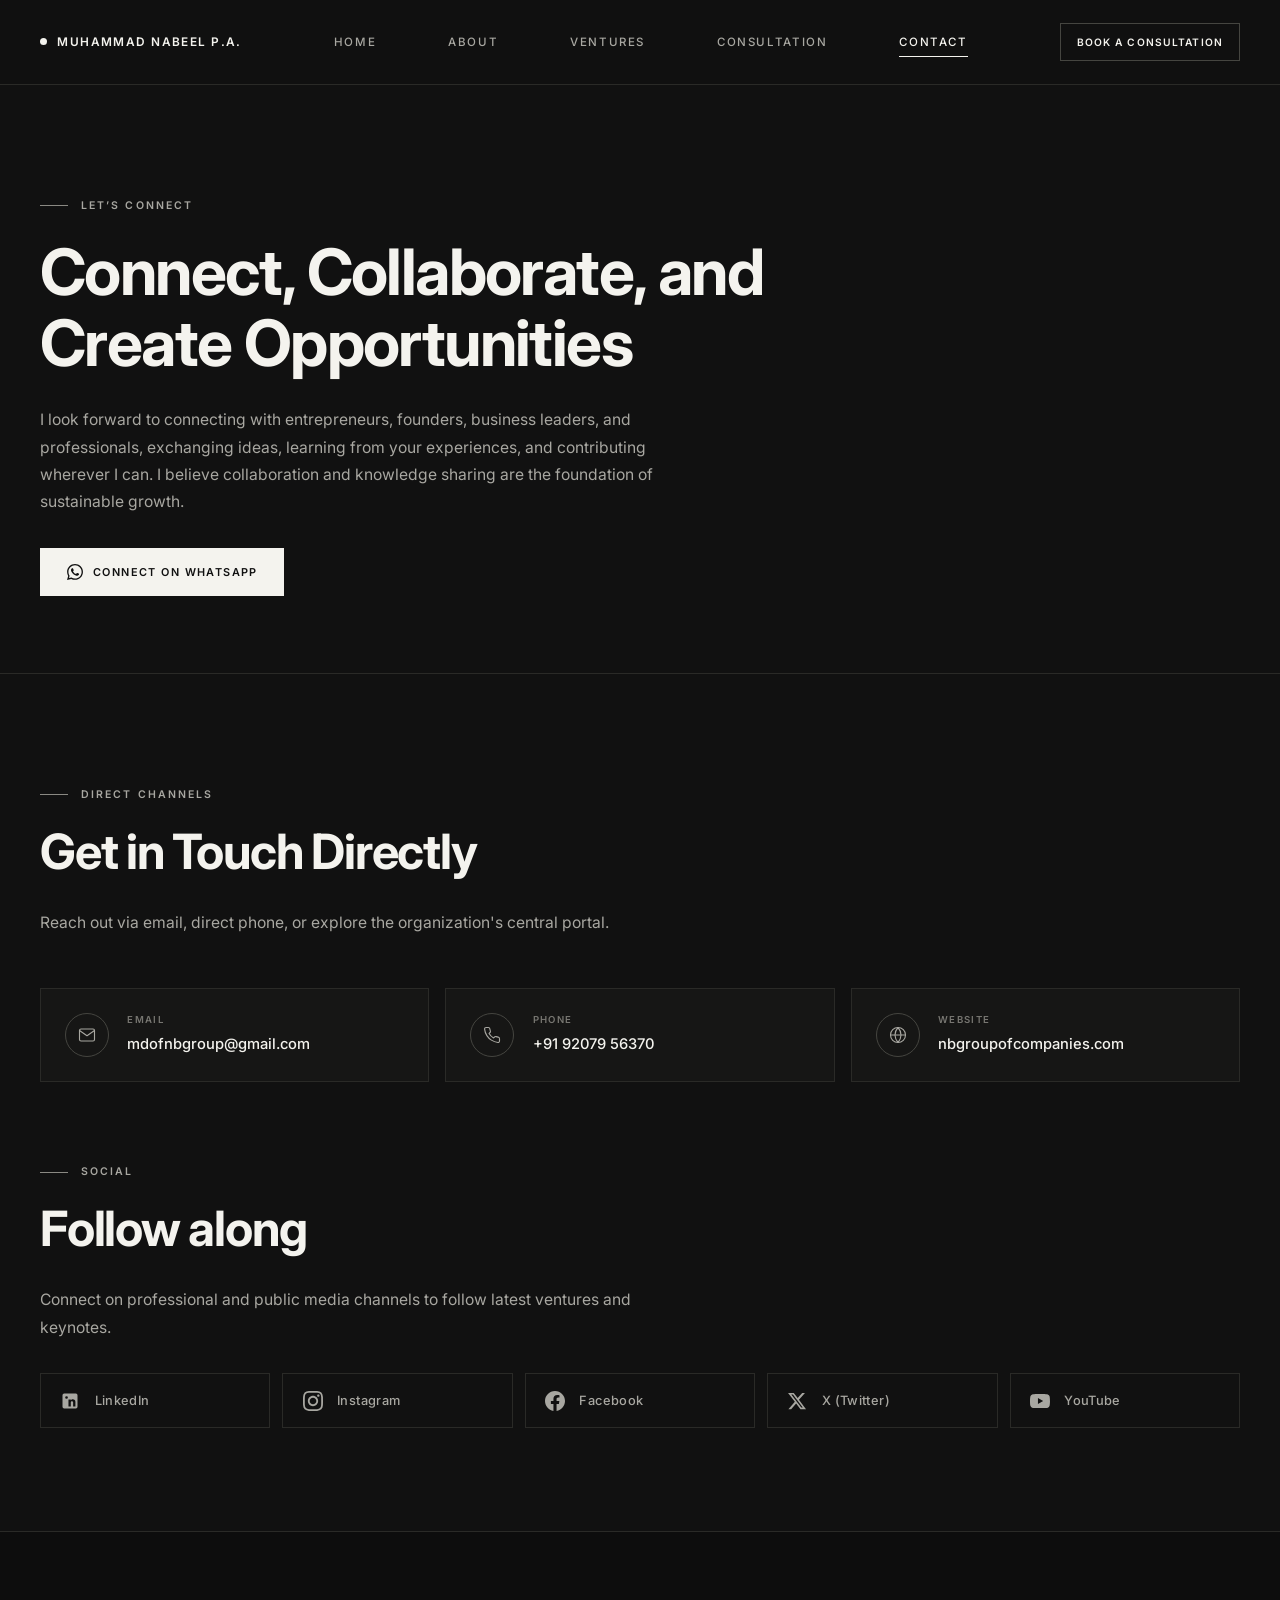
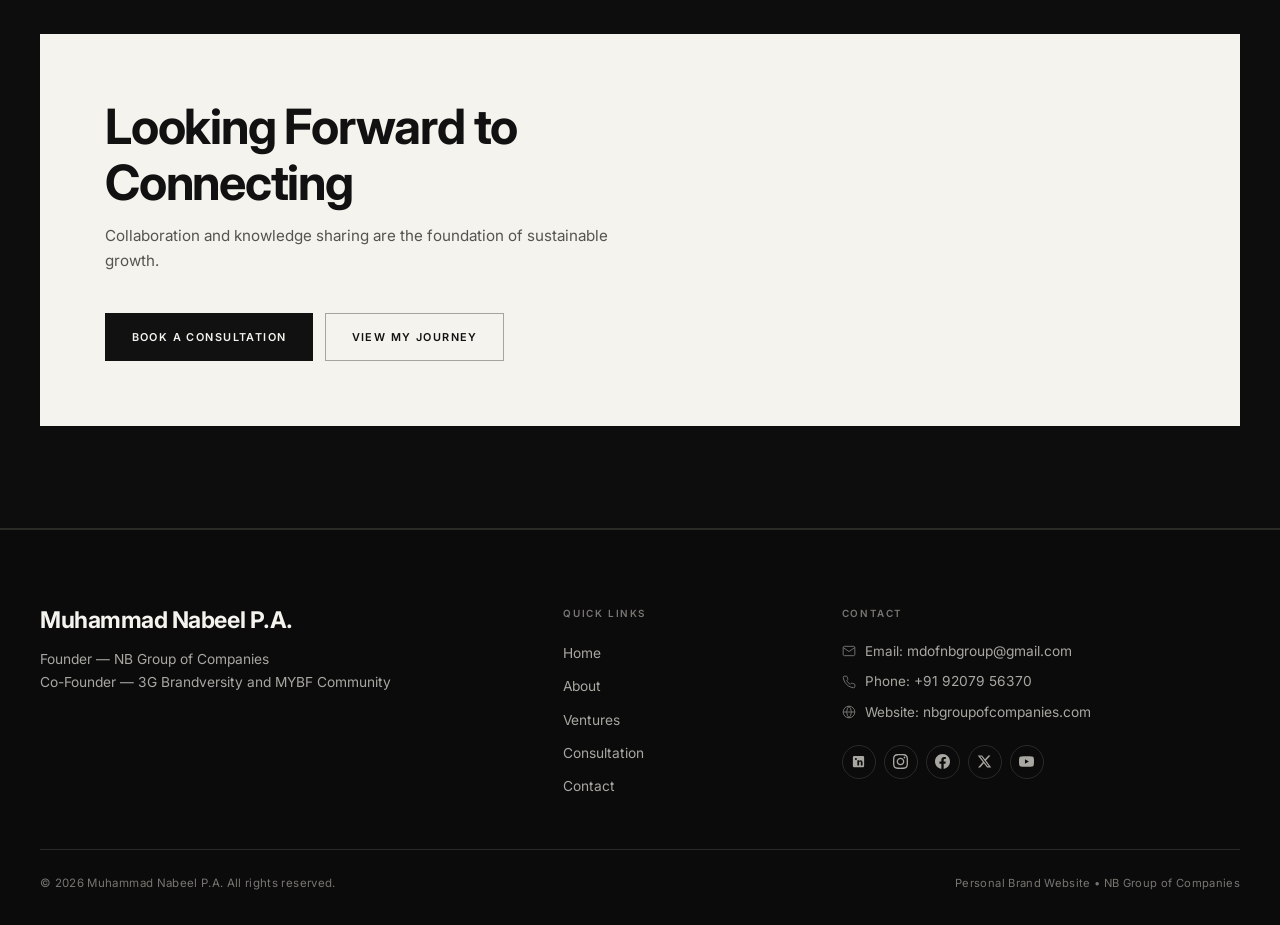
<file: contact.html>
<!DOCTYPE html>
<html lang="en">
<head>
  <meta charset="utf-8">
  <meta name="viewport" content="width=device-width, initial-scale=1">
  <title>Contact Muhammad Nabeel P.A. | Entrepreneur &amp; Brand Strategist</title>
  <meta name="description" content="Connect with Muhammad Nabeel P.A. by email, phone, WhatsApp, or official social media channels for business discussions and networking.">
  <meta property="og:type" content="website">
  <meta property="og:title" content="Contact Muhammad Nabeel P.A. | Entrepreneur &amp; Brand Strategist">
  <meta property="og:description" content="Connect with Muhammad Nabeel P.A. by email, phone, WhatsApp, or official social media channels for business discussions and networking.">
  <meta property="og:image" content="assets/images/nabeel-profile.webp">
  <link rel="icon" href="favicon.ico">
  <link rel="preconnect" href="https://fonts.googleapis.com">
  <link rel="preconnect" href="https://fonts.gstatic.com" crossorigin>
  <link href="https://fonts.googleapis.com/css2?family=Oswald:wght@400;500;600&family=Inter:wght@300;400;500;600;700;800&display=swap" rel="stylesheet">
  <link rel="stylesheet" href="css/style.css">
</head>
<body>
  <a class="skip" href="#main">Skip to content</a>

  <!-- Header & Navigation -->
  <header class="site-header">
    <div class="wrap nav">
      <a class="brand" href="index.html" aria-label="Muhammad Nabeel P.A. Home">
        <span class="brand-icon" aria-hidden="true"></span>
        <span>MUHAMMAD NABEEL P.A.</span>
      </a>
      <button class="menu-btn" type="button" aria-expanded="false" aria-controls="site-menu" aria-label="Open navigation menu">
        <span></span>
      </button>
      <ul class="nav-links" id="site-menu">
        <li><a href="index.html">Home</a></li>
        <li><a href="about.html">About</a></li>
        <li><a href="ventures.html">Ventures</a></li>
        <li><a href="consultation.html">Consultation</a></li>
        <li><a href="contact.html" aria-current="page">Contact</a></li>
        <li class="m-cta">
          <a class="btn btn-primary" href="consultation.html">Book a Consultation</a>
        </li>
      </ul>
      <a class="btn btn-primary nav-cta" href="consultation.html">Book a Consultation</a>
    </div>
  </header>

  <main id="main">
    <!-- Contact Hero -->
    <section class="page-hero">
      <div class="wrap">
        <span class="label">LET’S CONNECT</span>
        <h1>Connect, Collaborate, and Create Opportunities</h1>
        <p class="lead">I look forward to connecting with entrepreneurs, founders, business leaders, and professionals, exchanging ideas, learning from your experiences, and contributing wherever I can. I believe collaboration and knowledge sharing are the foundation of sustainable growth.</p>
        <div class="btn-row">
          <a class="btn btn-primary" href="https://wa.me/919207956370?text=Hello%20Muhammad%20Nabeel%2C%20I%20would%20like%20to%20connect%20with%20you%20regarding%20a%20business%20enquiry." target="_blank" rel="noopener noreferrer">
            <svg width="18" height="18" viewBox="0 0 24 24" aria-hidden="true"><path fill="currentColor" d="M.057 24l1.687-6.163c-1.041-1.804-1.588-3.849-1.587-5.946.003-6.556 5.338-11.891 11.893-11.891 3.181.001 6.167 1.24 8.413 3.488 2.245 2.248 3.481 5.236 3.48 8.414-.003 6.557-5.338 11.892-11.893 11.892-1.99-.001-3.951-.5-5.688-1.448l-6.305 1.654zm6.597-3.807c1.676.995 3.276 1.591 5.392 1.592 5.448 0 9.886-4.434 9.889-9.885.002-5.462-4.415-9.89-9.881-9.892-5.452 0-9.887 4.434-9.889 9.884-.001 2.225.651 3.891 1.746 5.634l-.999 3.648 3.742-.981zm11.387-5.464c-.074-.124-.272-.198-.57-.347-.297-.149-1.758-.868-2.031-.967-.272-.099-.47-.149-.669.149-.198.297-.768.967-.941 1.165-.173.198-.347.223-.644.074-.297-.149-1.255-.462-2.39-1.475-.883-.788-1.48-1.761-1.653-2.059-.173-.297-.018-.458.13-.606.134-.133.297-.347.446-.521.151-.172.2-.296.3-.495.099-.198.05-.372-.025-.521-.075-.148-.669-1.611-.916-2.206-.242-.579-.487-.501-.669-.51l-.57-.01c-.198 0-.52.074-.792.372s-1.04 1.016-1.04 2.479 1.065 2.876 1.213 3.074c.149.198 2.095 3.2 5.076 4.487.709.306 1.263.489 1.694.626.712.226 1.36.194 1.872.118.571-.085 1.758-.719 2.006-1.413.248-.695.248-1.29.173-1.414z"/></svg>
            <span>Connect on WhatsApp</span>
          </a>
        </div>
      </div>
    </section>

    <!-- Direct Contact Methods Section -->
    <section>
      <div class="wrap">
        <div class="sec-head">
          <span class="label">DIRECT CHANNELS</span>
          <h2>Get in Touch Directly</h2>
          <p class="lead">Reach out via email, direct phone, or explore the organization's central portal.</p>
        </div>
        <div class="grid g3">
          <a class="contact-card" href="mailto:mdofnbgroup@gmail.com">
            <div class="contact-card-icon" aria-hidden="true">
              <svg viewBox="0 0 24 24"><path d="M4 4h16c1.1 0 2 .9 2 2v12c0 1.1-.9 2-2 2H4c-1.1 0-2-.9-2-2V6c0-1.1.9-2 2-2z"/><polyline points="22,6 12,13 2,6"/></svg>
            </div>
            <div class="contact-card-info">
              <strong>EMAIL</strong>
              <span>mdofnbgroup@gmail.com</span>
            </div>
          </a>
          <a class="contact-card" href="tel:+919207956370">
            <div class="contact-card-icon" aria-hidden="true">
              <svg viewBox="0 0 24 24"><path d="M22 16.92v3a2 2 0 0 1-2.18 2 19.79 19.79 0 0 1-8.63-3.07 19.5 19.5 0 0 1-6-6 19.79 19.79 0 0 1-3.07-8.67A2 2 0 0 1 4.11 2h3a2 2 0 0 1 2 1.72 12.84 12.84 0 0 0 .7 2.81 2 2 0 0 1-.45 2.11L8.09 9.91a16 16 0 0 0 6 6l1.27-1.27a2 2 0 0 1 2.11-.45 12.84 12.84 0 0 0 2.81.7A2 2 0 0 1 22 16.92z"/></svg>
            </div>
            <div class="contact-card-info">
              <strong>PHONE</strong>
              <span>+91 92079 56370</span>
            </div>
          </a>
          <a class="contact-card" href="https://nbgroupofcompanies.com" target="_blank" rel="noopener noreferrer">
            <div class="contact-card-icon" aria-hidden="true">
              <svg viewBox="0 0 24 24"><circle cx="12" cy="12" r="10"/><line x1="2" y1="12" x2="22" y2="12"/><path d="M12 2a15.3 15.3 0 0 1 4 10 15.3 15.3 0 0 1-4 10 15.3 15.3 0 0 1-4-10 15.3 15.3 0 0 1 4-10z"/></svg>
            </div>
            <div class="contact-card-info">
              <strong>WEBSITE</strong>
              <span>nbgroupofcompanies.com</span>
            </div>
          </a>
        </div>

        <!-- Social Media Section -->
        <div class="sec-head" style="margin-top: 4.5rem; margin-bottom: 2rem;">
          <span class="label">SOCIAL</span>
          <h2>Follow along</h2>
          <p class="lead">Connect on professional and public media channels to follow latest ventures and keynotes.</p>
        </div>
        <div class="social-grid">
          <a class="social-card" href="https://www.linkedin.com/in/nabeel-nb-group-951b20368/" target="_blank" rel="noopener noreferrer">
            <svg viewBox="0 0 24 24"><path d="M19 3a2 2 0 0 1 2 2v14a2 2 0 0 1-2 2H5a2 2 0 0 1-2-2V5a2 2 0 0 1 2-2h14m-.5 15.5v-5.3a3.26 3.26 0 0 0-3.26-3.26c-.85 0-1.84.52-2.28 1.3v-1.11h-2.79v8.37h2.79v-4.93c0-.77.62-1.4 1.39-1.4a1.4 1.4 0 0 1 1.4 1.4v4.93h2.75M6.46 10.9h2.77v8.37H6.46v-8.37M7.84 6.2a1.62 1.62 0 1 0 0 3.24 1.62 1.62 0 0 0 0-3.24z"/></svg>
            <span>LinkedIn</span>
          </a>
          <a class="social-card" href="https://www.instagram.com/nabeel_nbgroup?utm_source=ig_web_button_share_sheet&amp;igsh=ZDNlZDc0MzIxNw==" target="_blank" rel="noopener noreferrer">
            <svg viewBox="0 0 24 24"><path d="M12 2.163c3.204 0 3.584.012 4.85.07 3.252.148 4.771 1.691 4.919 4.919.058 1.265.069 1.645.069 4.849 0 3.205-.012 3.584-.069 4.849-.149 3.225-1.664 4.771-4.919 4.919-1.266.058-1.644.07-4.85.07-3.204 0-3.584-.012-4.849-.07-3.26-.149-4.771-1.699-4.919-4.92-.058-1.265-.07-1.644-.07-4.849 0-3.204.013-3.583.07-4.849.149-3.227 1.664-4.771 4.919-4.919 1.266-.057 1.645-.069 4.849-.069zm0-2.163c-3.259 0-3.667.014-4.947.072-4.358.2-6.78 2.618-6.98 6.98-.059 1.281-.073 1.689-.073 4.948 0 3.259.014 3.668.072 4.948.2 4.358 2.618 6.78 6.98 6.98 1.281.058 1.689.072 4.948.072 3.259 0 3.668-.014 4.948-.072 4.354-.2 6.782-2.618 6.979-6.98.059-1.28.073-1.689.073-4.948 0-3.259-.014-3.667-.072-4.947-.196-4.354-2.617-6.78-6.979-6.98-1.281-.059-1.69-.073-4.949-.073zm0 5.838c-3.403 0-6.162 2.759-6.162 6.162s2.759 6.163 6.162 6.163 6.162-2.759 6.162-6.163c0-3.403-2.759-6.162-6.162-6.162zm0 10.162c-2.209 0-4-1.79-4-4 0-2.209 1.791-4 4-4s4 1.791 4 4c0 2.21-1.791 4-4 4zm6.406-11.845c-.796 0-1.441.645-1.441 1.44s.645 1.44 1.441 1.44c.795 0 1.439-.645 1.439-1.44s-.644-1.44-1.439-1.44z"/></svg>
            <span>Instagram</span>
          </a>
          <a class="social-card" href="https://www.facebook.com/profile.php?id=61559823163064" target="_blank" rel="noopener noreferrer">
            <svg viewBox="0 0 24 24"><path d="M24 12.073c0-6.627-5.373-12-12-12s-12 5.373-12 12c0 5.99 4.388 10.954 10.125 11.854v-8.385H7.078v-3.47h3.047V9.43c0-3.007 1.792-4.669 4.533-4.669 1.312 0 2.686.235 2.686.235v2.953H15.83c-1.491 0-1.956.925-1.956 1.874v2.25h3.328l-.532 3.47h-2.796v8.385C19.612 23.027 24 18.062 24 12.073z"/></svg>
            <span>Facebook</span>
          </a>
          <a class="social-card" href="https://x.com/nabeel_nbgroup?s=11" target="_blank" rel="noopener noreferrer">
            <svg viewBox="0 0 24 24"><path d="M18.244 2.25h3.308l-7.227 8.26 8.502 11.24H16.17l-5.214-6.817L4.99 21.75H1.68l7.73-8.835L1.254 2.25H8.08l4.713 6.231zm-1.161 17.52h1.833L7.084 4.126H5.117z"/></svg>
            <span>X (Twitter)</span>
          </a>
          <a class="social-card" href="https://youtube.com/@nabeel_nbgroup?si=znkGCcb0Inpw7gwO" target="_blank" rel="noopener noreferrer">
            <svg viewBox="0 0 24 24"><path d="M23.498 6.186a3.016 3.016 0 0 0-2.122-2.136C19.505 3.545 12 3.545 12 3.545s-7.505 0-9.377.505A3.017 3.017 0 0 0 .502 6.186C0 8.07 0 12 0 12s0 3.93.502 5.814a3.016 3.016 0 0 0 2.122 2.136c1.871.505 9.376.505 9.376.505s7.505 0 9.377-.505a3.015 3.015 0 0 0 2.122-2.136C24 15.93 24 12 24 12s0-3.93-.502-5.814zM9.545 15.568V8.432L15.818 12l-6.273 3.568z"/></svg>
            <span>YouTube</span>
          </a>
        </div>
      </div>
    </section>

    <!-- Final Section -->
    <section class="alt">
      <div class="wrap">
        <div class="cta-band">
          <div>
            <h2>Looking Forward to Connecting</h2>
            <p>Collaboration and knowledge sharing are the foundation of sustainable growth.</p>
          </div>
          <div class="btn-row" style="margin: 0;">
            <a class="btn btn-primary" href="consultation.html">Book a Consultation</a>
            <a class="btn btn-outline" href="about.html">View My Journey</a>
          </div>
        </div>
      </div>
    </section>
  </main>

  <!-- Global Footer -->
  <footer class="site-footer">
    <div class="wrap">
      <div class="foot">
        <div class="foot-brand">
          <strong>Muhammad Nabeel P.A.</strong>
          <p>Founder &mdash; NB Group of Companies<br>Co-Founder &mdash; 3G Brandversity and MYBF Community</p>
        </div>
        <div>
          <h3>QUICK LINKS</h3>
          <ul>
            <li><a href="index.html">Home</a></li>
            <li><a href="about.html">About</a></li>
            <li><a href="ventures.html">Ventures</a></li>
            <li><a href="consultation.html">Consultation</a></li>
            <li><a href="contact.html">Contact</a></li>
          </ul>
        </div>
        <div>
          <h3>CONTACT</h3>
          <ul>
            <li class="foot-contact-item">
              <svg viewBox="0 0 24 24"><path d="M4 4h16c1.1 0 2 .9 2 2v12c0 1.1-.9 2-2 2H4c-1.1 0-2-.9-2-2V6c0-1.1.9-2 2-2z"/><polyline points="22,6 12,13 2,6"/></svg>
              <span>Email: <a href="mailto:mdofnbgroup@gmail.com">mdofnbgroup@gmail.com</a></span>
            </li>
            <li class="foot-contact-item">
              <svg viewBox="0 0 24 24"><path d="M22 16.92v3a2 2 0 0 1-2.18 2 19.79 19.79 0 0 1-8.63-3.07 19.5 19.5 0 0 1-6-6 19.79 19.79 0 0 1-3.07-8.67A2 2 0 0 1 4.11 2h3a2 2 0 0 1 2 1.72 12.84 12.84 0 0 0 .7 2.81 2 2 0 0 1-.45 2.11L8.09 9.91a16 16 0 0 0 6 6l1.27-1.27a2 2 0 0 1 2.11-.45 12.84 12.84 0 0 0 2.81.7A2 2 0 0 1 22 16.92z"/></svg>
              <span>Phone: <a href="tel:+919207956370">+91 92079 56370</a></span>
            </li>
            <li class="foot-contact-item">
              <svg viewBox="0 0 24 24"><circle cx="12" cy="12" r="10"/><line x1="2" y1="12" x2="22" y2="12"/><path d="M12 2a15.3 15.3 0 0 1 4 10 15.3 15.3 0 0 1-4 10 15.3 15.3 0 0 1-4-10 15.3 15.3 0 0 1 4-10z"/></svg>
              <span>Website: <a href="https://nbgroupofcompanies.com" target="_blank" rel="noopener noreferrer">nbgroupofcompanies.com</a></span>
            </li>
          </ul>
          <div class="social-foot">
            <a href="https://www.linkedin.com/in/nabeel-nb-group-951b20368/" target="_blank" rel="noopener noreferrer" aria-label="LinkedIn">
              <svg viewBox="0 0 24 24"><path d="M19 3a2 2 0 0 1 2 2v14a2 2 0 0 1-2 2H5a2 2 0 0 1-2-2V5a2 2 0 0 1 2-2h14m-.5 15.5v-5.3a3.26 3.26 0 0 0-3.26-3.26c-.85 0-1.84.52-2.28 1.3v-1.11h-2.79v8.37h2.79v-4.93c0-.77.62-1.4 1.39-1.4a1.4 1.4 0 0 1 1.4 1.4v4.93h2.75M6.46 10.9h2.77v8.37H6.46v-8.37M7.84 6.2a1.62 1.62 0 1 0 0 3.24 1.62 1.62 0 0 0 0-3.24z"/></svg>
            </a>
            <a href="https://www.instagram.com/nabeel_nbgroup?utm_source=ig_web_button_share_sheet&amp;igsh=ZDNlZDc0MzIxNw==" target="_blank" rel="noopener noreferrer" aria-label="Instagram">
              <svg viewBox="0 0 24 24"><path d="M12 2.163c3.204 0 3.584.012 4.85.07 3.252.148 4.771 1.691 4.919 4.919.058 1.265.069 1.645.069 4.849 0 3.205-.012 3.584-.069 4.849-.149 3.225-1.664 4.771-4.919 4.919-1.266.058-1.644.07-4.85.07-3.204 0-3.584-.012-4.849-.07-3.26-.149-4.771-1.699-4.919-4.92-.058-1.265-.07-1.644-.07-4.849 0-3.204.013-3.583.07-4.849.149-3.227 1.664-4.771 4.919-4.919 1.266-.057 1.645-.069 4.849-.069zm0-2.163c-3.259 0-3.667.014-4.947.072-4.358.2-6.78 2.618-6.98 6.98-.059 1.281-.073 1.689-.073 4.948 0 3.259.014 3.668.072 4.948.2 4.358 2.618 6.78 6.98 6.98 1.281.058 1.689.072 4.948.072 3.259 0 3.668-.014 4.948-.072 4.354-.2 6.782-2.618 6.979-6.98.059-1.28.073-1.689.073-4.948 0-3.259-.014-3.667-.072-4.947-.196-4.354-2.617-6.78-6.979-6.98-1.281-.059-1.69-.073-4.949-.073zm0 5.838c-3.403 0-6.162 2.759-6.162 6.162s2.759 6.163 6.162 6.163 6.162-2.759 6.162-6.163c0-3.403-2.759-6.162-6.162-6.162zm0 10.162c-2.209 0-4-1.79-4-4 0-2.209 1.791-4 4-4s4 1.791 4 4c0 2.21-1.791 4-4 4zm6.406-11.845c-.796 0-1.441.645-1.441 1.44s.645 1.44 1.441 1.44c.795 0 1.439-.645 1.439-1.44s-.644-1.44-1.439-1.44z"/></svg>
            </a>
            <a href="https://www.facebook.com/profile.php?id=61559823163064" target="_blank" rel="noopener noreferrer" aria-label="Facebook">
              <svg viewBox="0 0 24 24"><path d="M24 12.073c0-6.627-5.373-12-12-12s-12 5.373-12 12c0 5.99 4.388 10.954 10.125 11.854v-8.385H7.078v-3.47h3.047V9.43c0-3.007 1.792-4.669 4.533-4.669 1.312 0 2.686.235 2.686.235v2.953H15.83c-1.491 0-1.956.925-1.956 1.874v2.25h3.328l-.532 3.47h-2.796v8.385C19.612 23.027 24 18.062 24 12.073z"/></svg>
            </a>
            <a href="https://x.com/nabeel_nbgroup?s=11" target="_blank" rel="noopener noreferrer" aria-label="X (formerly Twitter)">
              <svg viewBox="0 0 24 24"><path d="M18.244 2.25h3.308l-7.227 8.26 8.502 11.24H16.17l-5.214-6.817L4.99 21.75H1.68l7.73-8.835L1.254 2.25H8.08l4.713 6.231zm-1.161 17.52h1.833L7.084 4.126H5.117z"/></svg>
            </a>
            <a href="https://youtube.com/@nabeel_nbgroup?si=znkGCcb0Inpw7gwO" target="_blank" rel="noopener noreferrer" aria-label="YouTube">
              <svg viewBox="0 0 24 24"><path d="M23.498 6.186a3.016 3.016 0 0 0-2.122-2.136C19.505 3.545 12 3.545 12 3.545s-7.505 0-9.377.505A3.017 3.017 0 0 0 .502 6.186C0 8.07 0 12 0 12s0 3.93.502 5.814a3.016 3.016 0 0 0 2.122 2.136c1.871.505 9.376.505 9.376.505s7.505 0 9.377-.505a3.015 3.015 0 0 0 2.122-2.136C24 15.93 24 12 24 12s0-3.93-.502-5.814zM9.545 15.568V8.432L15.818 12l-6.273 3.568z"/></svg>
            </a>
          </div>
        </div>
      </div>
      <div class="copy">
        <p style="margin: 0;">&copy; <span id="year">2026</span> Muhammad Nabeel P.A. All rights reserved.</p>
        <p style="margin: 0; font-size: 0.82rem;">Personal Brand Website &bull; NB Group of Companies</p>
      </div>
    </div>
  </footer>

  <script src="js/script.js"></script>
</body>
</html>
</file>
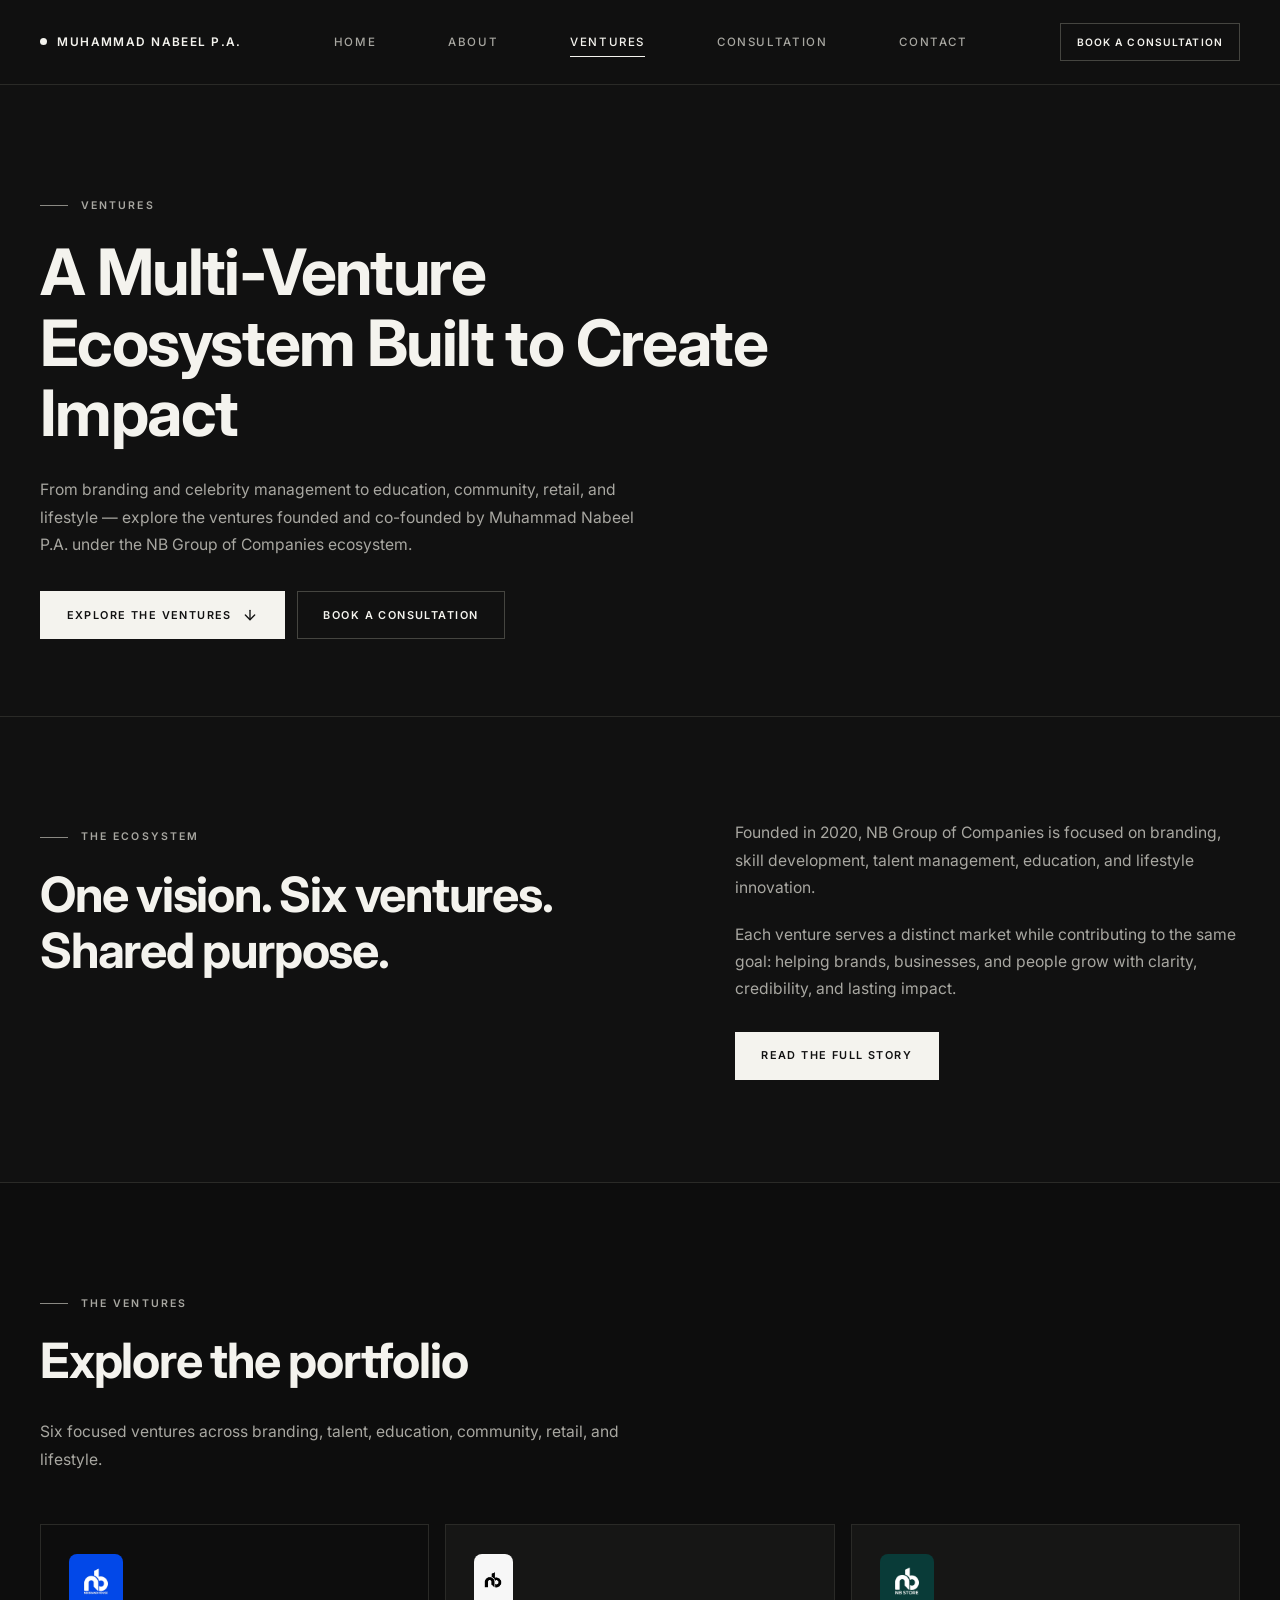
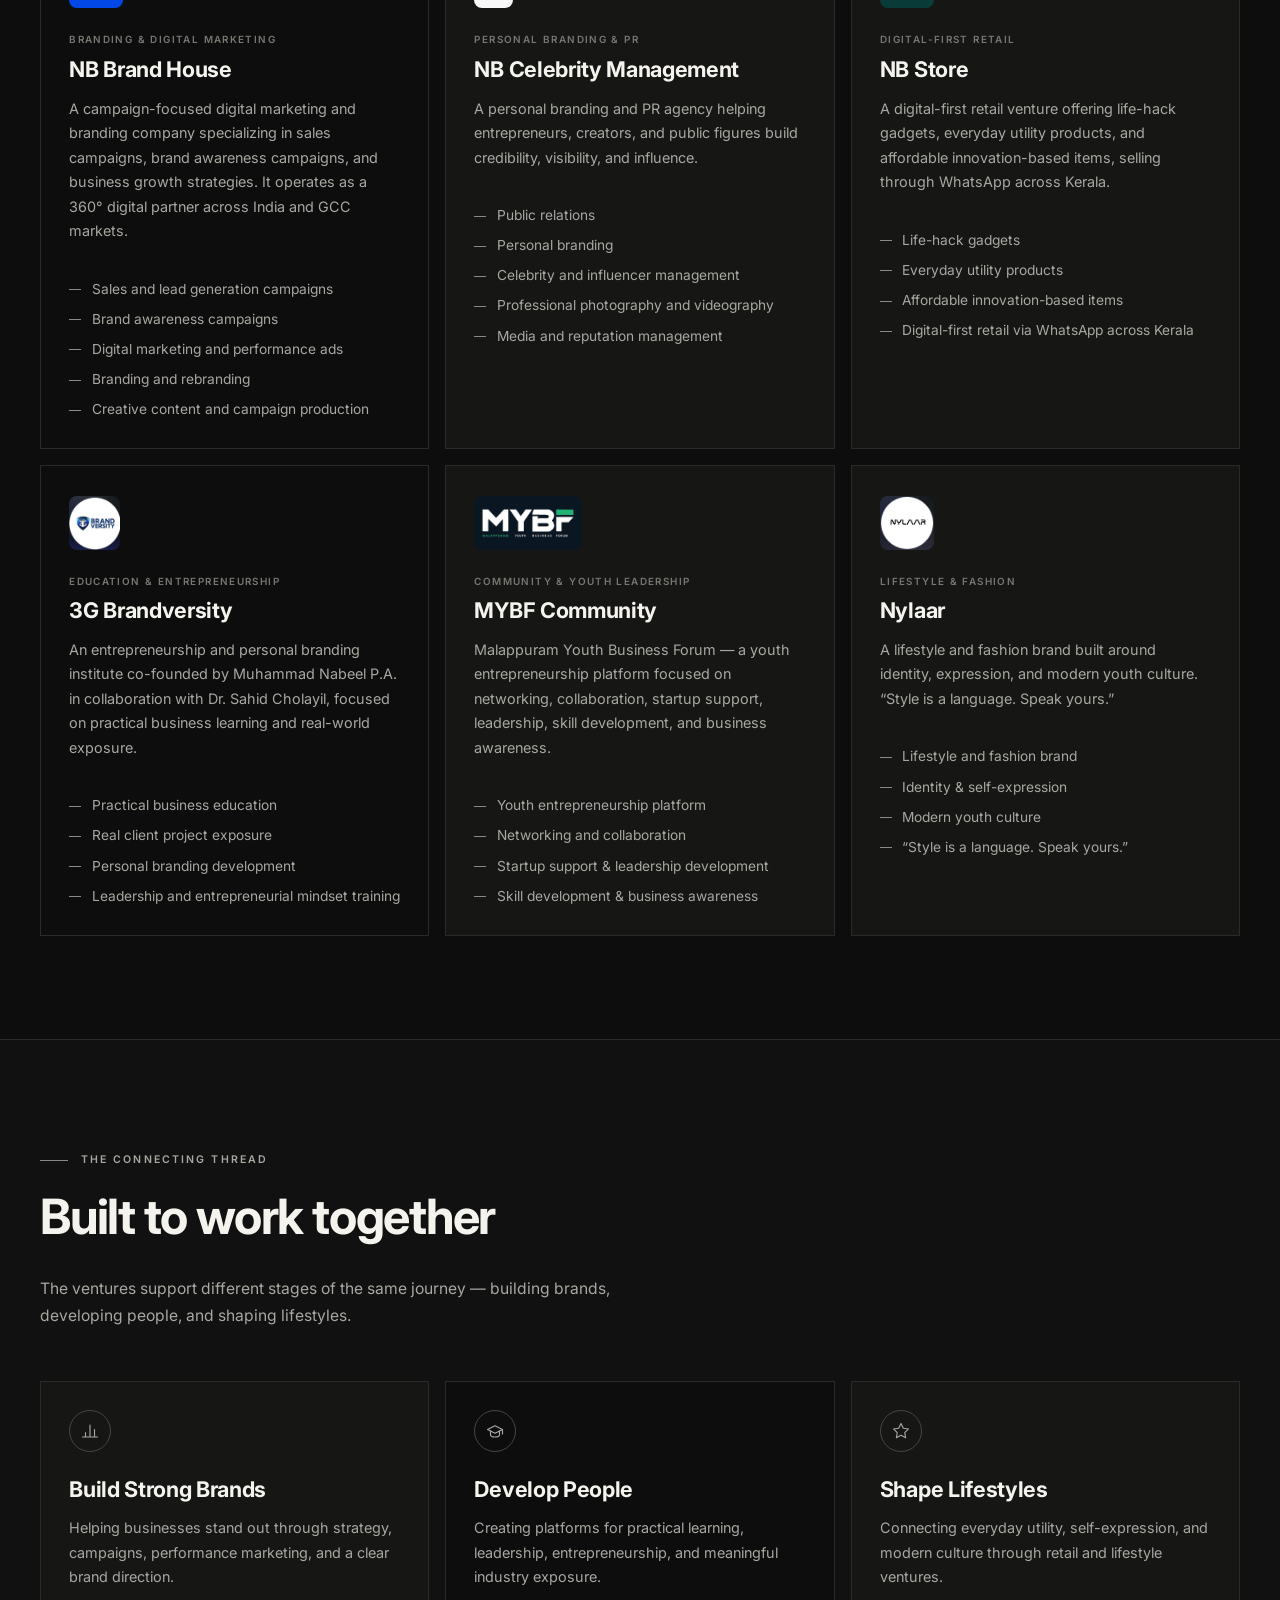
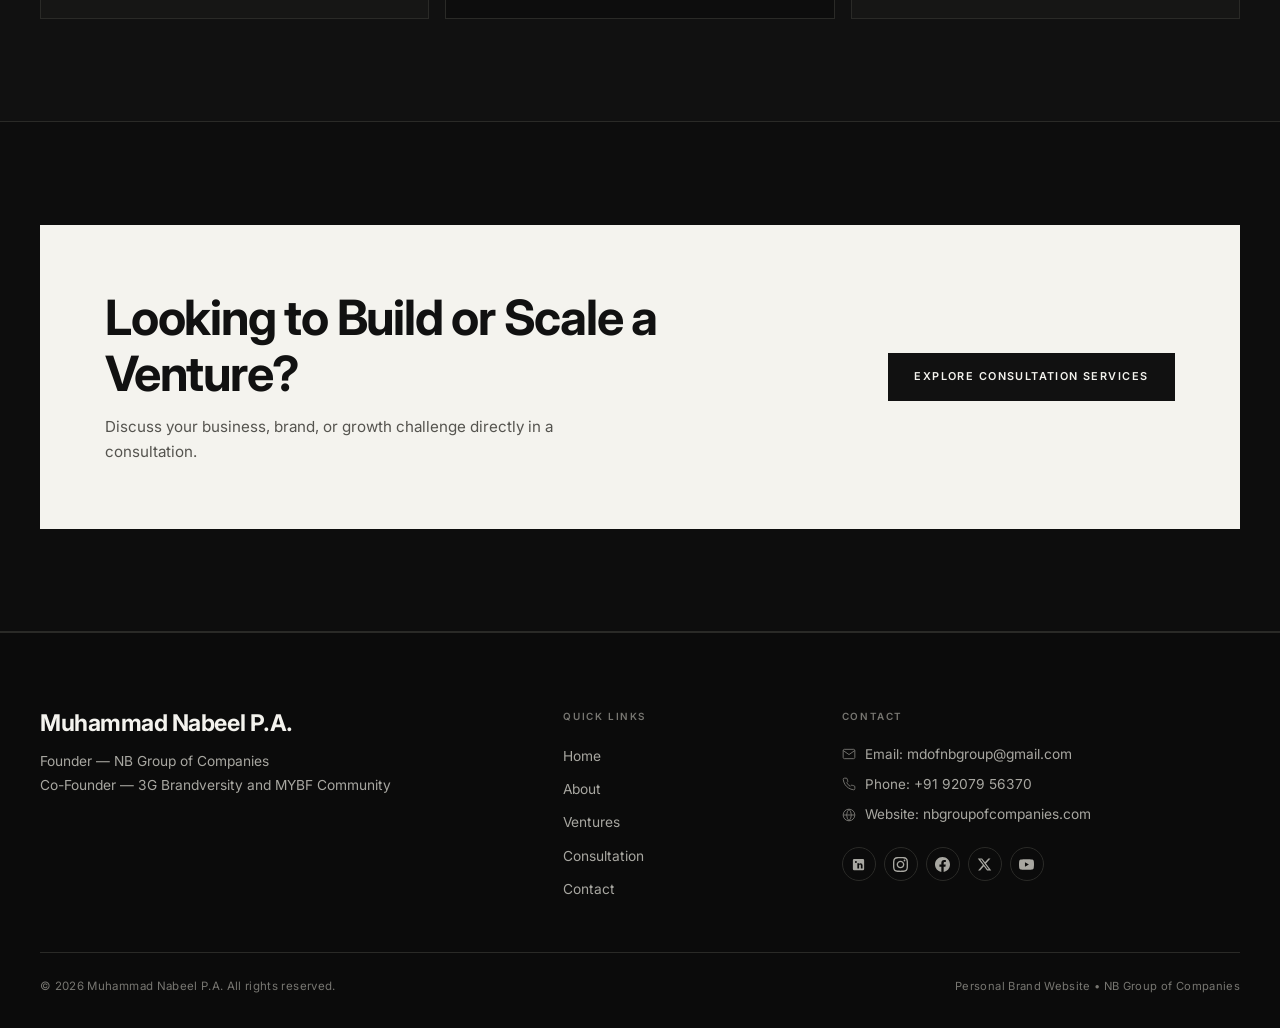
<file: ventures.html>
<!DOCTYPE html>
<html lang="en">
<head>
  <meta charset="utf-8">
  <meta name="viewport" content="width=device-width, initial-scale=1">
  <title>Ventures | Muhammad Nabeel P.A.</title>
  <meta name="description" content="Explore the ventures of Muhammad Nabeel P.A. and NB Group of Companies, including NB Brand House, NB Celebrity Management, NB Store, 3G Brandversity, MYBF Community, and Nylaar.">
  <meta property="og:type" content="website">
  <meta property="og:title" content="Ventures | Muhammad Nabeel P.A.">
  <meta property="og:description" content="A multi-venture ecosystem across branding, talent management, education, community, retail, and lifestyle.">
  <meta property="og:image" content="assets/images/nabeel-profile.webp">
  <link rel="icon" href="favicon.ico">
  <link rel="preconnect" href="https://fonts.googleapis.com">
  <link rel="preconnect" href="https://fonts.gstatic.com" crossorigin>
  <link href="https://fonts.googleapis.com/css2?family=Oswald:wght@400;500;600&family=Inter:wght@300;400;500;600;700;800&display=swap" rel="stylesheet">
  <link rel="stylesheet" href="css/style.css">
</head>
<body>
  <a class="skip" href="#main">Skip to content</a>

  <!-- Header & Navigation -->
  <header class="site-header">
    <div class="wrap nav">
      <a class="brand" href="index.html" aria-label="Muhammad Nabeel P.A. Home">
        <span class="brand-icon" aria-hidden="true"></span>
        <span>MUHAMMAD NABEEL P.A.</span>
      </a>
      <button class="menu-btn" type="button" aria-expanded="false" aria-controls="site-menu" aria-label="Open navigation menu">
        <span></span>
      </button>
      <ul class="nav-links" id="site-menu">
        <li><a href="index.html">Home</a></li>
        <li><a href="about.html">About</a></li>
        <li><a href="ventures.html" aria-current="page">Ventures</a></li>
        <li><a href="consultation.html">Consultation</a></li>
        <li><a href="contact.html">Contact</a></li>
        <li class="m-cta">
          <a class="btn btn-primary" href="consultation.html">Book a Consultation</a>
        </li>
      </ul>
      <a class="btn btn-primary nav-cta" href="consultation.html">Book a Consultation</a>
    </div>
  </header>

  <main id="main">
    <!-- Ventures Hero -->
    <section class="page-hero">
      <div class="wrap">
        <span class="label">VENTURES</span>
        <h1>A Multi-Venture Ecosystem Built to Create Impact</h1>
        <p class="lead">From branding and celebrity management to education, community, retail, and lifestyle &mdash; explore the ventures founded and co-founded by Muhammad Nabeel P.A. under the NB Group of Companies ecosystem.</p>
        <div class="btn-row">
          <a class="btn btn-primary" href="#portfolio">
            <span>Explore the Ventures</span>
            <svg viewBox="0 0 24 24" fill="none" stroke="currentColor" stroke-width="2" stroke-linecap="round" stroke-linejoin="round" aria-hidden="true"><line x1="12" y1="5" x2="12" y2="19"/><polyline points="19 12 12 19 5 12"/></svg>
          </a>
          <a class="btn btn-outline" href="consultation.html">Book a Consultation</a>
        </div>
      </div>
    </section>

    <!-- Ecosystem Overview -->
    <section>
      <div class="wrap split">
        <div>
          <span class="label">THE ECOSYSTEM</span>
          <h2>One vision. Six ventures. Shared purpose.</h2>
        </div>
        <div>
          <p class="lead">Founded in 2020, NB Group of Companies is focused on branding, skill development, talent management, education, and lifestyle innovation.</p>
          <p class="lead">Each venture serves a distinct market while contributing to the same goal: helping brands, businesses, and people grow with clarity, credibility, and lasting impact.</p>
          <div class="btn-row">
            <a class="btn btn-primary" href="about.html">Read the Full Story</a>
          </div>
        </div>
      </div>
    </section>

    <!-- Ventures Portfolio -->
    <section class="alt" id="portfolio">
      <div class="wrap">
        <div class="sec-head">
          <span class="label">THE VENTURES</span>
          <h2>Explore the portfolio</h2>
          <p class="lead">Six focused ventures across branding, talent, education, community, retail, and lifestyle.</p>
        </div>
        <div class="grid g3">
          <!-- NB Brand House -->
          <article class="card tint">
            <div class="venture-logo-box">
              <img src="assets/images/ventures/nb-brand-house.png" alt="NB Brand House Logo" class="venture-logo" loading="lazy">
            </div>
            <span class="venture-tag">BRANDING &amp; DIGITAL MARKETING</span>
            <h3>NB Brand House</h3>
            <p>A campaign-focused digital marketing and branding company specializing in sales campaigns, brand awareness campaigns, and business growth strategies. It operates as a 360&deg; digital partner across India and GCC markets.</p>
            <ul class="tick">
              <li>Sales and lead generation campaigns</li>
              <li>Brand awareness campaigns</li>
              <li>Digital marketing and performance ads</li>
              <li>Branding and rebranding</li>
              <li>Creative content and campaign production</li>
            </ul>
          </article>

          <!-- NB Celebrity Management -->
          <article class="card">
            <div class="venture-logo-box">
              <img src="assets/images/ventures/nb-celebrity-management.png" alt="NB Celebrity Management Logo" class="venture-logo" loading="lazy">
            </div>
            <span class="venture-tag">PERSONAL BRANDING &amp; PR</span>
            <h3>NB Celebrity Management</h3>
            <p>A personal branding and PR agency helping entrepreneurs, creators, and public figures build credibility, visibility, and influence.</p>
            <ul class="tick">
              <li>Public relations</li>
              <li>Personal branding</li>
              <li>Celebrity and influencer management</li>
              <li>Professional photography and videography</li>
              <li>Media and reputation management</li>
            </ul>
          </article>

          <!-- NB Store -->
          <article class="card">
            <div class="venture-logo-box">
              <img src="assets/images/ventures/nb-store.png" alt="NB Store Logo" class="venture-logo" loading="lazy">
            </div>
            <span class="venture-tag">DIGITAL-FIRST RETAIL</span>
            <h3>NB Store</h3>
            <p>A digital-first retail venture offering life-hack gadgets, everyday utility products, and affordable innovation-based items, selling through WhatsApp across Kerala.</p>
            <ul class="tick">
              <li>Life-hack gadgets</li>
              <li>Everyday utility products</li>
              <li>Affordable innovation-based items</li>
              <li>Digital-first retail via WhatsApp across Kerala</li>
            </ul>
          </article>

          <!-- 3G Brandversity -->
          <article class="card tint">
            <div class="venture-logo-box">
              <img src="assets/images/ventures/3g-brandversity.jpg" alt="3G Brandversity Logo" class="venture-logo" loading="lazy">
            </div>
            <span class="venture-tag">EDUCATION &amp; ENTREPRENEURSHIP</span>
            <h3>3G Brandversity</h3>
            <p>An entrepreneurship and personal branding institute co-founded by Muhammad Nabeel P.A. in collaboration with Dr. Sahid Cholayil, focused on practical business learning and real-world exposure.</p>
            <ul class="tick">
              <li>Practical business education</li>
              <li>Real client project exposure</li>
              <li>Personal branding development</li>
              <li>Leadership and entrepreneurial mindset training</li>
            </ul>
          </article>

          <!-- MYBF Community -->
          <article class="card">
            <div class="venture-logo-box">
              <img src="assets/images/ventures/mybf-community.png" alt="MYBF Community Logo" class="venture-logo" loading="lazy">
            </div>
            <span class="venture-tag">COMMUNITY &amp; YOUTH LEADERSHIP</span>
            <h3>MYBF Community</h3>
            <p>Malappuram Youth Business Forum &mdash; a youth entrepreneurship platform focused on networking, collaboration, startup support, leadership, skill development, and business awareness.</p>
            <ul class="tick">
              <li>Youth entrepreneurship platform</li>
              <li>Networking and collaboration</li>
              <li>Startup support &amp; leadership development</li>
              <li>Skill development &amp; business awareness</li>
            </ul>
          </article>

          <!-- Nylaar -->
          <article class="card">
            <div class="venture-logo-box">
              <img src="assets/images/ventures/nylaar.png" alt="Nylaar Logo" class="venture-logo" loading="lazy">
            </div>
            <span class="venture-tag">LIFESTYLE &amp; FASHION</span>
            <h3>Nylaar</h3>
            <p>A lifestyle and fashion brand built around identity, expression, and modern youth culture. &ldquo;Style is a language. Speak yours.&rdquo;</p>
            <ul class="tick">
              <li>Lifestyle and fashion brand</li>
              <li>Identity &amp; self-expression</li>
              <li>Modern youth culture</li>
              <li>&ldquo;Style is a language. Speak yours.&rdquo;</li>
            </ul>
          </article>
        </div>
      </div>
    </section>

    <!-- Shared Foundation -->
    <section>
      <div class="wrap">
        <div class="sec-head">
          <span class="label">THE CONNECTING THREAD</span>
          <h2>Built to work together</h2>
          <p class="lead">The ventures support different stages of the same journey &mdash; building brands, developing people, and shaping lifestyles.</p>
        </div>
        <div class="grid g3">
          <article class="card">
            <div class="card-icon" aria-hidden="true">
              <svg viewBox="0 0 24 24"><path d="M18 20V10M12 20V4M6 20v-6M2 20h20"/></svg>
            </div>
            <h3>Build Strong Brands</h3>
            <p>Helping businesses stand out through strategy, campaigns, performance marketing, and a clear brand direction.</p>
          </article>
          <article class="card tint">
            <div class="card-icon" aria-hidden="true">
              <svg viewBox="0 0 24 24"><path d="M22 10v6M2 10l10-5 10 5-10 5z"/><path d="M6 12v5c0 2 3 3 6 3s6-1 6-3v-5"/></svg>
            </div>
            <h3>Develop People</h3>
            <p>Creating platforms for practical learning, leadership, entrepreneurship, and meaningful industry exposure.</p>
          </article>
          <article class="card">
            <div class="card-icon" aria-hidden="true">
              <svg viewBox="0 0 24 24"><path d="M12 2l3.09 6.26L22 9.27l-5 4.87 1.18 6.88L12 17.77l-6.18 3.25L7 14.14 2 9.27l6.91-1.01L12 2z"/></svg>
            </div>
            <h3>Shape Lifestyles</h3>
            <p>Connecting everyday utility, self-expression, and modern culture through retail and lifestyle ventures.</p>
          </article>
        </div>
      </div>
    </section>

    <!-- Ventures CTA -->
    <section class="alt">
      <div class="wrap">
        <div class="cta-band">
          <div>
            <h2>Looking to Build or Scale a Venture?</h2>
            <p>Discuss your business, brand, or growth challenge directly in a consultation.</p>
          </div>
          <a class="btn btn-primary" href="consultation.html">Explore Consultation Services</a>
        </div>
      </div>
    </section>
  </main>

  <!-- Global Footer -->
  <footer class="site-footer">
    <div class="wrap">
      <div class="foot">
        <div class="foot-brand">
          <strong>Muhammad Nabeel P.A.</strong>
          <p>Founder &mdash; NB Group of Companies<br>Co-Founder &mdash; 3G Brandversity and MYBF Community</p>
        </div>
        <div>
          <h3>QUICK LINKS</h3>
          <ul>
            <li><a href="index.html">Home</a></li>
            <li><a href="about.html">About</a></li>
            <li><a href="ventures.html">Ventures</a></li>
            <li><a href="consultation.html">Consultation</a></li>
            <li><a href="contact.html">Contact</a></li>
          </ul>
        </div>
        <div>
          <h3>CONTACT</h3>
          <ul>
            <li class="foot-contact-item">
              <svg viewBox="0 0 24 24"><path d="M4 4h16c1.1 0 2 .9 2 2v12c0 1.1-.9 2-2 2H4c-1.1 0-2-.9-2-2V6c0-1.1.9-2 2-2z"/><polyline points="22,6 12,13 2,6"/></svg>
              <span>Email: <a href="mailto:mdofnbgroup@gmail.com">mdofnbgroup@gmail.com</a></span>
            </li>
            <li class="foot-contact-item">
              <svg viewBox="0 0 24 24"><path d="M22 16.92v3a2 2 0 0 1-2.18 2 19.79 19.79 0 0 1-8.63-3.07 19.5 19.5 0 0 1-6-6 19.79 19.79 0 0 1-3.07-8.67A2 2 0 0 1 4.11 2h3a2 2 0 0 1 2 1.72 12.84 12.84 0 0 0 .7 2.81 2 2 0 0 1-.45 2.11L8.09 9.91a16 16 0 0 0 6 6l1.27-1.27a2 2 0 0 1 2.11-.45 12.84 12.84 0 0 0 2.81.7A2 2 0 0 1 22 16.92z"/></svg>
              <span>Phone: <a href="tel:+919207956370">+91 92079 56370</a></span>
            </li>
            <li class="foot-contact-item">
              <svg viewBox="0 0 24 24"><circle cx="12" cy="12" r="10"/><line x1="2" y1="12" x2="22" y2="12"/><path d="M12 2a15.3 15.3 0 0 1 4 10 15.3 15.3 0 0 1-4 10 15.3 15.3 0 0 1-4-10 15.3 15.3 0 0 1 4-10z"/></svg>
              <span>Website: <a href="https://nbgroupofcompanies.com" target="_blank" rel="noopener noreferrer">nbgroupofcompanies.com</a></span>
            </li>
          </ul>
          <div class="social-foot">
            <a href="https://www.linkedin.com/in/nabeel-nb-group-951b20368/" target="_blank" rel="noopener noreferrer" aria-label="LinkedIn">
              <svg viewBox="0 0 24 24"><path d="M19 3a2 2 0 0 1 2 2v14a2 2 0 0 1-2 2H5a2 2 0 0 1-2-2V5a2 2 0 0 1 2-2h14m-.5 15.5v-5.3a3.26 3.26 0 0 0-3.26-3.26c-.85 0-1.84.52-2.28 1.3v-1.11h-2.79v8.37h2.79v-4.93c0-.77.62-1.4 1.39-1.4a1.4 1.4 0 0 1 1.4 1.4v4.93h2.75M6.46 10.9h2.77v8.37H6.46v-8.37M7.84 6.2a1.62 1.62 0 1 0 0 3.24 1.62 1.62 0 0 0 0-3.24z"/></svg>
            </a>
            <a href="https://www.instagram.com/nabeel_nbgroup?utm_source=ig_web_button_share_sheet&amp;igsh=ZDNlZDc0MzIxNw==" target="_blank" rel="noopener noreferrer" aria-label="Instagram">
              <svg viewBox="0 0 24 24"><path d="M12 2.163c3.204 0 3.584.012 4.85.07 3.252.148 4.771 1.691 4.919 4.919.058 1.265.069 1.645.069 4.849 0 3.205-.012 3.584-.069 4.849-.149 3.225-1.664 4.771-4.919 4.919-1.266.058-1.644.07-4.85.07-3.204 0-3.584-.012-4.849-.07-3.26-.149-4.771-1.699-4.919-4.92-.058-1.265-.07-1.644-.07-4.849 0-3.204.013-3.583.07-4.849.149-3.227 1.664-4.771 4.919-4.919 1.266-.057 1.645-.069 4.849-.069zm0-2.163c-3.259 0-3.667.014-4.947.072-4.358.2-6.78 2.618-6.98 6.98-.059 1.281-.073 1.689-.073 4.948 0 3.259.014 3.668.072 4.948.2 4.358 2.618 6.78 6.98 6.98 1.281.058 1.689.072 4.948.072 3.259 0 3.668-.014 4.948-.072 4.354-.2 6.782-2.618 6.979-6.98.059-1.28.073-1.689.073-4.948 0-3.259-.014-3.667-.072-4.947-.196-4.354-2.617-6.78-6.979-6.98-1.281-.059-1.69-.073-4.949-.073zm0 5.838c-3.403 0-6.162 2.759-6.162 6.162s2.759 6.163 6.162 6.163 6.162-2.759 6.162-6.163c0-3.403-2.759-6.162-6.162-6.162zm0 10.162c-2.209 0-4-1.79-4-4 0-2.209 1.791-4 4-4s4 1.791 4 4c0 2.21-1.791 4-4 4zm6.406-11.845c-.796 0-1.441.645-1.441 1.44s.645 1.44 1.441 1.44c.795 0 1.439-.645 1.439-1.44s-.644-1.44-1.439-1.44z"/></svg>
            </a>
            <a href="https://www.facebook.com/profile.php?id=61559823163064" target="_blank" rel="noopener noreferrer" aria-label="Facebook">
              <svg viewBox="0 0 24 24"><path d="M24 12.073c0-6.627-5.373-12-12-12s-12 5.373-12 12c0 5.99 4.388 10.954 10.125 11.854v-8.385H7.078v-3.47h3.047V9.43c0-3.007 1.792-4.669 4.533-4.669 1.312 0 2.686.235 2.686.235v2.953H15.83c-1.491 0-1.956.925-1.956 1.874v2.25h3.328l-.532 3.47h-2.796v8.385C19.612 23.027 24 18.062 24 12.073z"/></svg>
            </a>
            <a href="https://x.com/nabeel_nbgroup?s=11" target="_blank" rel="noopener noreferrer" aria-label="X (formerly Twitter)">
              <svg viewBox="0 0 24 24"><path d="M18.244 2.25h3.308l-7.227 8.26 8.502 11.24H16.17l-5.214-6.817L4.99 21.75H1.68l7.73-8.835L1.254 2.25H8.08l4.713 6.231zm-1.161 17.52h1.833L7.084 4.126H5.117z"/></svg>
            </a>
            <a href="https://youtube.com/@nabeel_nbgroup?si=znkGCcb0Inpw7gwO" target="_blank" rel="noopener noreferrer" aria-label="YouTube">
              <svg viewBox="0 0 24 24"><path d="M23.498 6.186a3.016 3.016 0 0 0-2.122-2.136C19.505 3.545 12 3.545 12 3.545s-7.505 0-9.377.505A3.017 3.017 0 0 0 .502 6.186C0 8.07 0 12 0 12s0 3.93.502 5.814a3.016 3.016 0 0 0 2.122 2.136c1.871.505 9.376.505 9.376.505s7.505 0 9.377-.505a3.015 3.015 0 0 0 2.122-2.136C24 15.93 24 12 24 12s0-3.93-.502-5.814zM9.545 15.568V8.432L15.818 12l-6.273 3.568z"/></svg>
            </a>
          </div>
        </div>
      </div>
      <div class="copy">
        <p style="margin: 0;">&copy; <span id="year">2026</span> Muhammad Nabeel P.A. All rights reserved.</p>
        <p style="margin: 0; font-size: 0.82rem;">Personal Brand Website &bull; NB Group of Companies</p>
      </div>
    </div>
  </footer>

  <script src="js/script.js"></script>
</body>
</html>
</file>
<file: css/style.css>
/* ==========================================================================
   MUHAMMAD NABEEL P.A. — MONOCHROME EDITORIAL THEME
   Palette: Black (#111111), warm white (#F4F3EE), neutral greys.
   Typography: Oswald (display) + Inter (body).
   ========================================================================== */

:root {
  --font-display: "Inter", "Manrope", system-ui, -apple-system, "Segoe UI", sans-serif;
  --font-body: "Inter", "Manrope", system-ui, -apple-system, "Segoe UI", sans-serif;

  --bg: #111111;
  --bg-deep: #0b0b0b;
  --bg-soft: #0d0d0d;
  --surface: #161615;
  --surface-2: #1c1c1a;
  --surface-3: #232320;

  --white: #f4f3ee;
  --text: #f4f3ee;
  --muted: #a8a7a1;
  --dim: #777671;
  --inverse: #111111;

  --border: #2a2a27;
  --border-strong: #454540;
  --border-hover: #8a8983;

  --max: 1360px;
  --header-h: 84px;
  --radius: 0px;

  --transition-fast: 0.18s ease;
  --transition-normal: 0.3s ease;
}

*,
*::before,
*::after {
  box-sizing: border-box;
}

html {
  scroll-behavior: smooth;
  scroll-padding-top: calc(var(--header-h) + 16px);
}

body {
  margin: 0;
  font-family: var(--font-body);
  font-size: 1rem;
  font-weight: 400;
  line-height: 1.65;
  color: var(--text);
  background-color: var(--bg);
  -webkit-font-smoothing: antialiased;
  -moz-osx-font-smoothing: grayscale;
  overflow-x: hidden;
}

img {
  max-width: 100%;
  height: auto;
  display: block;
}

a {
  color: inherit;
  text-decoration: none;
  transition: color var(--transition-fast), border-color var(--transition-fast),
    background-color var(--transition-fast);
}

button,
input,
select,
textarea {
  font-family: inherit;
}

button {
  cursor: pointer;
}

::selection {
  background: var(--white);
  color: var(--inverse);
}

:focus-visible {
  outline: 2px solid var(--white);
  outline-offset: 4px;
}

.skip {
  position: absolute;
  left: -999px;
  top: 0;
  z-index: 1000;
  padding: 0.85rem 1.4rem;
  background: var(--white);
  color: var(--inverse);
  font-size: 0.75rem;
  font-weight: 600;
  letter-spacing: 0.08em;
  text-transform: uppercase;
}

.skip:focus {
  left: 0;
}

.wrap {
  width: min(100% - 5rem, var(--max));
  margin-inline: auto;
}

/* ==========================================================================
   TYPOGRAPHY
   ========================================================================== */

h1,
h2,
h3,
h4,
h5,
h6 {
  margin: 0 0 0.6em;
  color: var(--white);
  font-family: var(--font-body);
  font-weight: 700;
  letter-spacing: -0.025em;
  text-transform: none;
}

h1 {
  font-family: var(--font-body);
  font-weight: 700;
  line-height: 1.08;
  letter-spacing: -0.03em;
  text-transform: none;
  color: var(--white);
  font-size: clamp(2.4rem, 5.2vw, 4.8rem);
}

h2 {
  font-family: var(--font-body);
  font-weight: 700;
  line-height: 1.15;
  letter-spacing: -0.025em;
  text-transform: none;
  color: var(--white);
  font-size: clamp(1.8rem, 3.8vw, 3.2rem);
}

h3 {
  font-family: var(--font-body);
  font-size: clamp(1.1rem, 1.8vw, 1.35rem);
  font-weight: 700;
  line-height: 1.25;
  letter-spacing: -0.015em;
  text-transform: none;
  color: var(--white);
}

p {
  margin: 0 0 1.1em;
}

p:last-child {
  margin-bottom: 0;
}

.lead {
  max-width: 64ch;
  margin-bottom: 1.2em;
  color: var(--muted);
  font-size: clamp(0.98rem, 1.1vw, 1.06rem);
  line-height: 1.75;
}

.label {
  display: inline-flex;
  align-items: center;
  gap: 0.8rem;
  margin-bottom: 1.35rem;
  color: var(--muted);
  font-size: 0.66rem;
  font-weight: 600;
  letter-spacing: 0.2em;
  line-height: 1.4;
  text-transform: uppercase;
}

.label::before {
  content: "";
  width: 28px;
  height: 1px;
  flex-shrink: 0;
  background: var(--border-hover);
}

.hl {
  color: inherit;
}

/* ==========================================================================
   HEADER & NAVIGATION
   ========================================================================== */

.site-header {
  position: sticky;
  top: 0;
  z-index: 100;
  background: rgba(17, 17, 17, 0.92);
  border-bottom: 1px solid var(--border);
  backdrop-filter: blur(18px);
  -webkit-backdrop-filter: blur(18px);
  transition: border-color var(--transition-normal), background-color var(--transition-normal);
}

.site-header.scrolled {
  background: rgba(17, 17, 17, 0.98);
  border-bottom-color: var(--border-strong);
}

.nav {
  display: flex;
  align-items: center;
  gap: clamp(1.25rem, 2.5vw, 2.5rem);
  min-height: var(--header-h);
}

.brand {
  display: inline-flex;
  align-items: center;
  gap: 0.65rem;
  flex-shrink: 0;
  color: var(--white);
  font-size: 0.74rem;
  font-weight: 600;
  letter-spacing: 0.12em;
  line-height: 1.2;
  text-transform: uppercase;
  white-space: nowrap;
}

.brand:hover {
  color: var(--white);
}

.brand-icon {
  width: 7px;
  height: 7px;
  flex-shrink: 0;
  background: var(--white);
  border-radius: 50%;
}

.nav-links {
  display: flex;
  flex: 1;
  align-items: center;
  justify-content: space-evenly;
  gap: 0.75rem;
  margin: 0;
  padding: 0;
  list-style: none;
}

.nav-links a {
  position: relative;
  display: inline-block;
  padding: 0.45rem 0;
  color: var(--muted);
  font-size: 0.72rem;
  font-weight: 500;
  letter-spacing: 0.14em;
  line-height: 1.2;
  text-transform: uppercase;
  white-space: nowrap;
}

.nav-links a::after {
  content: "";
  position: absolute;
  left: 0;
  bottom: 0;
  width: 100%;
  height: 1px;
  background: var(--white);
  transform: scaleX(0);
  transform-origin: left;
  transition: transform var(--transition-fast);
}

.nav-links a:hover {
  color: var(--white);
}

.nav-links a:hover::after {
  transform: scaleX(1);
}

.nav-links a[aria-current="page"] {
  color: var(--white);
}

.nav-links a[aria-current="page"]::after {
  transform: scaleX(1);
}

.nav-cta {
  flex-shrink: 0;
}

.m-cta {
  display: none;
}

.menu-btn {
  display: none;
  width: 44px;
  height: 44px;
  margin-left: auto;
  padding: 0;
  align-items: center;
  justify-content: center;
  background: transparent;
  border: 1px solid var(--border-strong);
  border-radius: 50%;
  color: var(--white);
}

.menu-btn:hover {
  border-color: var(--white);
}

.menu-btn span,
.menu-btn span::before,
.menu-btn span::after {
  position: relative;
  display: block;
  width: 18px;
  height: 1px;
  background: var(--white);
  transition: transform var(--transition-normal), opacity var(--transition-normal);
}

.menu-btn span::before,
.menu-btn span::after {
  content: "";
  position: absolute;
  left: 0;
}

.menu-btn span::before {
  top: -6px;
}

.menu-btn span::after {
  top: 6px;
}

.menu-btn[aria-expanded="true"] span {
  background: transparent;
}

.menu-btn[aria-expanded="true"] span::before {
  top: 0;
  transform: rotate(45deg);
}

.menu-btn[aria-expanded="true"] span::after {
  top: 0;
  transform: rotate(-45deg);
}

/* ==========================================================================
   BUTTONS
   ========================================================================== */

.btn {
  display: inline-flex;
  align-items: center;
  justify-content: center;
  gap: 0.65rem;
  min-height: 48px;
  padding: 0.95rem 1.6rem;
  border: 1px solid transparent;
  border-radius: var(--radius);
  font-family: var(--font-body);
  font-size: 0.68rem;
  font-weight: 600;
  letter-spacing: 0.13em;
  line-height: 1;
  text-align: center;
  text-transform: uppercase;
  transition: color var(--transition-fast), background-color var(--transition-fast),
    border-color var(--transition-fast);
}

.btn svg {
  width: 16px;
  height: 16px;
  flex-shrink: 0;
}

.btn-primary,
.btn-wa {
  background-color: var(--white);
  border-color: var(--white);
  color: var(--inverse);
}

.btn-primary:hover,
.btn-wa:hover {
  background-color: transparent;
  border-color: var(--white);
  color: var(--white);
}

.btn-outline {
  background-color: transparent;
  border-color: var(--border-strong);
  color: var(--white);
}

.btn-outline:hover {
  background-color: var(--white);
  border-color: var(--white);
  color: var(--inverse);
}

.btn-wa {
  width: 100%;
}

.btn-wa svg {
  fill: currentColor;
}

.nav-cta,
.m-cta .btn {
  min-height: 38px;
  padding: 0.7rem 1rem;
  font-size: 0.64rem;
  letter-spacing: 0.11em;
}

.nav-cta {
  background: transparent;
  border-color: var(--border-strong);
  color: var(--white);
}

.nav-cta:hover {
  background: var(--white);
  border-color: var(--white);
  color: var(--inverse);
}

.btn-row {
  display: flex;
  flex-wrap: wrap;
  gap: 0.75rem;
  margin-top: 1.8rem;
}

/* ==========================================================================
   SECTIONS & SHARED LAYOUT
   ========================================================================== */

section {
  position: relative;
  padding: clamp(4.5rem, 8vw, 8rem) 0;
}

.alt {
  background-color: var(--bg-soft);
  border-block: 1px solid var(--border);
}

.sec-head {
  max-width: 900px;
  margin-bottom: clamp(2.5rem, 4vw, 3.75rem);
}

.sec-head h2 {
  max-width: 26ch;
}

.sec-head .lead {
  margin-top: 1.25rem;
}

.split {
  display: grid;
  grid-template-columns: minmax(0, 1.1fr) minmax(0, 0.9fr);
  gap: clamp(2.5rem, 6vw, 6rem);
  align-items: start;
}

.split > * {
  min-width: 0;
}

.grid {
  display: grid;
  gap: 1rem;
}

.g2 {
  grid-template-columns: repeat(2, minmax(0, 1fr));
}

.g3 {
  grid-template-columns: repeat(3, minmax(0, 1fr));
}

.g4 {
  grid-template-columns: repeat(4, minmax(0, 1fr));
}

/* ==========================================================================
   HOME HERO
   ========================================================================== */

.hero {
  padding: clamp(3rem, 6vw, 5.5rem) 0 clamp(4.5rem, 8vw, 7rem);
  overflow: hidden;
}

.hero-grid {
  display: block;
}

.hero-content {
  width: 100%;
}

.badge {
  display: inline-flex;
  align-items: center;
  flex-wrap: wrap;
  gap: 0.55rem;
  max-width: 100%;
  margin-bottom: clamp(1.5rem, 3vw, 2.5rem);
  padding: 0.5rem 0.85rem;
  background: transparent;
  border: 1px solid var(--border-strong);
  border-radius: 999px;
  color: var(--muted);
  font-size: 0.6rem;
  font-weight: 500;
  letter-spacing: 0.16em;
  line-height: 1.5;
  text-transform: uppercase;
}

.badge svg {
  width: 11px;
  height: 11px;
  flex-shrink: 0;
  color: var(--white);
  fill: currentColor;
}

.hero h1 {
  max-width: none;
  margin: 0 0 clamp(2rem, 4vw, 3rem);
  font-family: var(--font-body);
  font-size: clamp(2.4rem, 6.4vw, 5.8rem);
  font-weight: 700;
  line-height: 1.06;
  letter-spacing: -0.03em;
  text-transform: none;
}

.hero h1 span,
.hero h1 span.hl {
  display: block;
  color: #ffffff;
}

.hero-intro {
  display: grid;
  grid-template-columns: repeat(2, minmax(0, 1fr));
  gap: clamp(2rem, 5vw, 5rem);
  padding-top: clamp(1.4rem, 2.5vw, 2rem);
  border-top: 1px solid var(--border);
}

.hero-intro .lead {
  max-width: 48ch;
  margin: 0;
  color: var(--text);
  font-size: clamp(0.86rem, 1.25vw, 1.15rem);
  line-height: 1.75;
  letter-spacing: 0.03em;
  text-transform: uppercase;
}

/* Portrait and profile details */
.portrait-wrapper {
  display: grid;
  grid-template-columns: minmax(0, 0.78fr) minmax(0, 1.22fr);
  grid-template-areas: "info photo";
  align-items: stretch;
  gap: 1px;
  margin-top: clamp(3rem, 5.5vw, 5rem);
  overflow: hidden;
  background: transparent;
  border: 1px solid var(--border);
}

.portrait-backdrop {
  display: none;
}

.portrait-img {
  grid-area: photo;
  width: 100%;
  height: 100%;
  object-fit: contain;
  object-position: 50% 50%;
  background: transparent;
}

.id-card {
  grid-area: info;
  position: static;
  display: flex;
  flex-direction: column;
  justify-content: center;
  max-width: none;
  padding: clamp(1.5rem, 4vw, 3.25rem);
  background: var(--surface);
}

.id-card strong {
  display: block;
  margin-bottom: clamp(0.8rem, 1.4vw, 1.25rem);
  color: var(--white);
  font-family: var(--font-body);
  font-size: clamp(1.2rem, 2.2vw, 1.75rem);
  font-weight: 700;
  letter-spacing: -0.02em;
  line-height: 1.15;
  text-transform: none;
}

.id-card span {
  display: block;
  color: var(--muted);
  font-size: clamp(0.72rem, 0.9vw, 0.86rem);
  line-height: 1.65;
  letter-spacing: 0.04em;
}

.id-card span + span {
  margin-top: 0.15rem;
}

.hero-lower {
  margin-top: clamp(2.5rem, 4.5vw, 4rem);
}

/* Four capability notes */
.mini {
  display: grid;
  grid-template-columns: repeat(4, minmax(0, 1fr));
  gap: 1px;
  background: var(--border);
  border: 1px solid var(--border);
}

.mini .card {
  display: grid;
  grid-template-columns: 32px minmax(0, 1fr);
  gap: 0.2rem 0.9rem;
  align-items: start;
  padding: 1.4rem 1.25rem;
  background: var(--bg);
  border: 0;
  border-radius: 0;
}

.mini .card:hover {
  background: var(--surface);
}

.mini-icon {
  display: grid;
  grid-row: span 2;
  place-items: center;
  width: 30px;
  height: 30px;
  margin-top: 0.1rem;
  color: var(--muted);
  background: transparent;
  border: 1px solid var(--border);
  border-radius: 50%;
}

.mini-icon svg {
  width: 14px;
  height: 14px;
  stroke: currentColor;
  fill: none;
  stroke-width: 1.6;
  stroke-linecap: round;
  stroke-linejoin: round;
}

.mini strong {
  color: var(--text);
  font-size: 0.66rem;
  font-weight: 600;
  letter-spacing: 0.09em;
  line-height: 1.4;
  text-transform: uppercase;
}

.mini span {
  color: var(--muted);
  font-size: 0.78rem;
  line-height: 1.5;
}

/* ==========================================================================
   PAGE HERO (ABOUT, VENTURES, CONSULTATION, CONTACT)
   ========================================================================== */

.page-hero {
  padding: clamp(4rem, 8vw, 7.5rem) 0 clamp(3.5rem, 6vw, 6rem);
  background: var(--bg);
  border-bottom: 1px solid var(--border);
}

.page-hero .label {
  margin-bottom: 1.5rem;
}

.page-hero h1 {
  max-width: 18ch;
  margin-bottom: 1.75rem;
  font-family: var(--font-body);
  font-size: clamp(2.2rem, 5vw, 4.4rem);
  font-weight: 700;
  line-height: 1.1;
  letter-spacing: -0.025em;
  text-transform: none;
}

.page-hero .lead {
  max-width: 62ch;
  margin-bottom: 0;
}

.page-hero .split {
  align-items: start;
}

.page-hero .btn-row {
  margin-top: 2rem;
}

.photo-frame {
  position: relative;
  overflow: hidden;
  background: #e7e6df;
  border: 1px solid var(--border);
}

.photo-frame img {
  width: 100%;
  aspect-ratio: 4 / 3;
  object-fit: cover;
  object-position: 50% 16%;
}

/* ==========================================================================
   CARDS & CONTENT BLOCKS
   ========================================================================== */

.card {
  display: flex;
  flex-direction: column;
  padding: clamp(1.5rem, 2.2vw, 2rem);
  background: var(--surface);
  border: 1px solid var(--border);
  border-radius: var(--radius);
  transition: background-color var(--transition-normal), border-color var(--transition-normal);
}

.card:hover {
  background: var(--surface-2);
  border-color: var(--border-strong);
}

.card.tint {
  background: var(--bg-soft);
}

.card.tint:hover {
  background: var(--surface);
}

.card h3 {
  margin-bottom: 0.85rem;
  color: var(--text);
}

.card p {
  color: var(--muted);
  font-size: 0.9rem;
  line-height: 1.7;
}

.card-icon {
  display: grid;
  place-items: center;
  width: 42px;
  height: 42px;
  margin-bottom: 1.5rem;
  color: var(--muted);
  background: transparent;
  border: 1px solid var(--border-strong);
  border-radius: 50%;
}

.card-icon svg {
  width: 18px;
  height: 18px;
  stroke: currentColor;
  fill: none;
  stroke-width: 1.5;
  stroke-linecap: round;
  stroke-linejoin: round;
}

.venture-logo-box {
  display: flex;
  align-items: center;
  justify-content: flex-start;
  min-height: 56px;
  height: 56px;
  margin-bottom: 1.5rem;
}

.venture-logo {
  max-height: 54px;
  max-width: 140px;
  width: auto;
  height: auto;
  object-fit: contain;
  border-radius: 8px;
  display: block;
}

.venture-logo.placeholder {
  width: 54px;
  height: 54px;
  border-radius: 8px;
}

.venture-tag {
  display: block;
  margin-bottom: 0.55rem;
  color: var(--dim);
  font-size: 0.62rem;
  font-weight: 600;
  letter-spacing: 0.14em;
  line-height: 1.4;
  text-transform: uppercase;
}

/* Checklist */
.tick {
  display: grid;
  gap: 0.55rem;
  margin: 1.2rem 0 0;
  padding: 0;
  color: var(--muted);
  font-size: 0.86rem;
  line-height: 1.55;
  list-style: none;
}

.tick li {
  position: relative;
  padding-left: 1.4rem;
}

.tick li::before {
  content: "";
  position: absolute;
  top: 0.78em;
  left: 0;
  width: 12px;
  height: 1px;
  background: var(--border-hover);
}

/* ==========================================================================
   JOURNEY / VISION / MISSION
   ========================================================================== */

.quote-box {
  margin-bottom: clamp(2.5rem, 4vw, 3.5rem);
  padding: clamp(2rem, 4vw, 3rem) 0;
  background: transparent;
  border: 0;
  border-block: 1px solid var(--border);
}

.quote {
  max-width: 30ch;
  margin: 0;
  color: var(--white);
  font-family: var(--font-body);
  font-size: clamp(1.35rem, 2.8vw, 2.25rem);
  font-weight: 300;
  line-height: 1.35;
  letter-spacing: -0.015em;
}

.num-list {
  display: grid;
  gap: 0;
  max-width: 900px;
  margin: 0;
  padding: 0;
  list-style: none;
  counter-reset: custom-counter;
}

.num-list li {
  display: grid;
  grid-template-columns: 58px minmax(0, 1fr);
  gap: 1.25rem;
  align-items: center;
  padding: 1.4rem 0;
  color: var(--text);
  background: transparent;
  border: 0;
  border-bottom: 1px solid var(--border);
  font-size: 1rem;
  font-weight: 400;
  line-height: 1.55;
  counter-increment: custom-counter;
  transition: color var(--transition-fast), padding-left var(--transition-fast);
}

.num-list li:hover {
  padding-left: 0.5rem;
  color: var(--white);
}

.num-list li::before {
  content: counter(custom-counter, decimal-leading-zero);
  width: auto;
  height: auto;
  color: var(--dim);
  background: transparent;
  border-radius: 0;
  font-family: var(--font-display);
  font-size: 1.25rem;
  font-weight: 400;
  letter-spacing: 0.04em;
  line-height: 1;
  box-shadow: none;
}

/* Speaking events gallery */
.events-grid {
  display: grid;
  grid-template-columns: repeat(3, minmax(0, 1fr));
  gap: 1.5rem;
}

.event-card {
  display: flex;
  flex-direction: column;
  background: var(--surface);
  border: 1px solid var(--border);
  border-radius: var(--radius);
  overflow: hidden;
  transition: background-color var(--transition-normal), border-color var(--transition-normal), transform var(--transition-normal);
  cursor: pointer;
}

.event-card:hover {
  background: var(--surface-2);
  border-color: var(--border-strong);
  transform: translateY(-2px);
}

.event-thumb-wrap {
  position: relative;
  width: 100%;
  aspect-ratio: 16 / 10;
  background: #0d0d0d;
  overflow: hidden;
}

.event-thumb {
  width: 100%;
  height: 100%;
  object-fit: cover;
  object-position: center;
  transition: transform 0.4s cubic-bezier(0.16, 1, 0.3, 1);
  display: block;
}

.event-card:hover .event-thumb {
  transform: scale(1.04);
}

.event-thumb-overlay {
  position: absolute;
  inset: 0;
  display: flex;
  align-items: center;
  justify-content: center;
  background: rgba(0, 0, 0, 0.38);
  color: #ffffff;
  opacity: 0;
  transition: opacity 0.25s ease;
}

.event-card:hover .event-thumb-overlay {
  opacity: 1;
}

.event-content {
  padding: 1.1rem 1.25rem;
  display: flex;
  align-items: center;
  flex-grow: 1;
}

.event-name {
  color: var(--text);
  font-size: 0.92rem;
  font-weight: 500;
  line-height: 1.45;
}

/* Recognition */
.award-card {
  display: flex;
  flex-direction: column;
  align-items: flex-start;
  padding: clamp(1.5rem, 2.2vw, 2rem);
  background: var(--surface);
  border: 1px solid var(--border);
  border-radius: var(--radius);
  transition: background-color var(--transition-normal), border-color var(--transition-normal);
}

.award-card:hover {
  background: var(--surface-2);
  border-color: var(--border-strong);
}

.award-icon {
  display: grid;
  place-items: center;
  width: 40px;
  height: 40px;
  margin-bottom: 1.4rem;
  color: var(--muted);
  background: transparent;
  border: 1px solid var(--border-strong);
  border-radius: 50%;
}

.award-icon svg {
  width: 17px;
  height: 17px;
  stroke: currentColor;
  fill: none;
  stroke-width: 1.5;
  stroke-linecap: round;
  stroke-linejoin: round;
}

.award-card h3 {
  margin-bottom: 0.45rem;
}

.award-card p {
  margin: 0;
  color: var(--muted);
  font-size: 0.86rem;
  line-height: 1.6;
}

/* ==========================================================================
   CTA BAND
   ========================================================================== */

.cta-band {
  display: flex;
  flex-wrap: wrap;
  align-items: center;
  justify-content: space-between;
  gap: 2.5rem;
  padding: clamp(2.25rem, 5vw, 4rem);
  background: var(--white);
  color: var(--inverse);
  border: 1px solid var(--white);
  border-radius: var(--radius);
}

.cta-band h2 {
  max-width: 20ch;
  margin-bottom: 0.75rem;
  color: var(--inverse);
}

.cta-band p {
  max-width: 54ch;
  margin: 0;
  color: #55544f;
  font-size: 0.95rem;
  line-height: 1.65;
}

.cta-band .btn-row {
  margin: 0;
}

.cta-band .btn-primary {
  background: var(--inverse);
  border-color: var(--inverse);
  color: var(--white);
}

.cta-band .btn-primary:hover {
  background: transparent;
  color: var(--inverse);
}

.cta-band .btn-outline {
  border-color: rgba(17, 17, 16, 0.35);
  color: var(--inverse);
}

.cta-band .btn-outline:hover {
  background: var(--inverse);
  border-color: var(--inverse);
  color: var(--white);
}

/* ==========================================================================
   CONSULTATION PAGE
   ========================================================================== */

.service-card {
  display: flex;
  flex-direction: column;
  padding: clamp(1.75rem, 2.5vw, 2.25rem);
  background: var(--surface);
  border: 1px solid var(--border);
  border-radius: var(--radius);
  transition: background-color var(--transition-normal), border-color var(--transition-normal);
}

.service-card:hover {
  background: var(--surface-2);
  border-color: var(--border-strong);
}

.service-card.accent {
  background: var(--surface-2);
  border-color: var(--border-strong);
}

.service-badge-row {
  display: flex;
  align-items: center;
  justify-content: space-between;
  gap: 0.5rem;
  margin-bottom: 1.25rem;
}

.sn {
  color: var(--dim);
  font-size: 0.62rem;
  font-weight: 600;
  letter-spacing: 0.14em;
  line-height: 1.4;
  text-transform: uppercase;
}

.dur {
  display: inline-flex;
  align-items: center;
  gap: 0.35rem;
  padding: 0.3rem 0.65rem;
  color: var(--muted);
  background: transparent;
  border: 1px solid var(--border-strong);
  border-radius: 999px;
  font-size: 0.66rem;
  font-weight: 500;
  letter-spacing: 0.05em;
  line-height: 1.4;
  text-transform: uppercase;
}

.dur svg {
  width: 12px;
  height: 12px;
  stroke: currentColor;
  fill: none;
  stroke-width: 1.6;
}

.service-card h2,
.service-card h3 {
  margin: 0.15rem 0 0.9rem;
  color: var(--white);
  font-family: var(--font-body);
  font-size: clamp(1.25rem, 2vw, 1.6rem);
  font-weight: 700;
  line-height: 1.2;
  letter-spacing: -0.02em;
  text-transform: none;
}

.price {
  margin: 0.6rem 0 1.1rem;
  color: var(--white);
  font-family: var(--font-display);
  font-size: clamp(2.4rem, 4vw, 3.4rem);
  font-weight: 400;
  line-height: 0.9;
  letter-spacing: 0.005em;
}

.price-sub {
  color: var(--muted);
  font-family: var(--font-body);
  font-size: 0.8rem;
  font-weight: 400;
  letter-spacing: 0;
}

.service-card p {
  flex-grow: 1;
  margin-bottom: 1.5rem;
  color: var(--muted);
  font-size: 0.9rem;
  line-height: 1.7;
}

.areas-label {
  display: block;
  margin-bottom: 0.65rem;
  color: var(--dim);
  font-size: 0.62rem;
  font-weight: 600;
  letter-spacing: 0.12em;
  line-height: 1.4;
  text-transform: uppercase;
}

.areas {
  display: grid;
  grid-template-columns: repeat(2, minmax(0, 1fr));
  gap: 0.5rem;
  margin: 0 0 1.75rem;
  padding: 0;
  list-style: none;
}

.areas li {
  display: flex;
  align-items: center;
  justify-content: center;
  gap: 0.4rem;
  padding: 0.6rem 0.5rem;
  color: var(--muted);
  background: transparent;
  border: 1px solid var(--border);
  border-radius: 0;
  font-size: 0.78rem;
  font-weight: 500;
  letter-spacing: 0.03em;
}

.areas li svg {
  width: 13px;
  height: 13px;
  stroke: currentColor;
  fill: none;
  stroke-width: 1.6;
}

/* Booking steps */
.steps {
  counter-reset: step-counter;
}

.step-card {
  position: relative;
  counter-increment: step-counter;
}

.step-number {
  display: grid;
  place-items: center;
  width: 40px;
  height: 40px;
  margin-bottom: 1.5rem;
  color: var(--white);
  background: transparent;
  border: 1px solid var(--border-strong);
  border-radius: 50%;
  font-family: var(--font-body);
  font-size: 0.8rem;
  font-weight: 500;
}

/* FAQ */
.faq-wrap {
  max-width: 860px;
  margin-inline: auto;
}

details {
  margin-bottom: 0.75rem;
  padding: 1.35rem 1.5rem;
  background: transparent;
  border: 1px solid var(--border);
  border-radius: var(--radius);
  transition: background-color var(--transition-fast), border-color var(--transition-fast);
}

details:hover {
  border-color: var(--border-strong);
}

details[open] {
  background: var(--surface);
  border-color: var(--border-strong);
}

summary {
  display: flex;
  align-items: center;
  justify-content: space-between;
  gap: 1.2rem;
  color: var(--text);
  font-size: 0.94rem;
  font-weight: 500;
  line-height: 1.5;
  list-style: none;
  cursor: pointer;
  user-select: none;
}

summary::-webkit-details-marker {
  display: none;
}

.summary-icon {
  display: grid;
  place-items: center;
  width: 28px;
  height: 28px;
  flex-shrink: 0;
  color: var(--muted);
  background: transparent;
  border: 1px solid var(--border-strong);
  border-radius: 50%;
  transition: transform var(--transition-normal), background-color var(--transition-fast),
    color var(--transition-fast);
}

.summary-icon svg {
  width: 12px;
  height: 12px;
  stroke: currentColor;
  fill: none;
  stroke-width: 2;
  stroke-linecap: round;
  stroke-linejoin: round;
}

details[open] .summary-icon {
  background: var(--white);
  border-color: var(--white);
  color: var(--inverse);
  transform: rotate(45deg);
}

details p {
  margin: 1rem 0 0;
  padding-top: 1rem;
  color: var(--muted);
  border-top: 1px solid var(--border);
  font-size: 0.9rem;
  line-height: 1.7;
}

/* ==========================================================================
   CONTACT PAGE
   ========================================================================== */

.contact-card {
  display: flex;
  align-items: center;
  gap: 1.15rem;
  padding: 1.5rem;
  color: var(--text);
  background: var(--surface);
  border: 1px solid var(--border);
  border-radius: var(--radius);
  transition: background-color var(--transition-normal), border-color var(--transition-normal);
}

.contact-card:hover {
  background: var(--surface-2);
  border-color: var(--border-strong);
}

.contact-card-icon {
  display: grid;
  place-items: center;
  width: 44px;
  height: 44px;
  flex-shrink: 0;
  color: var(--muted);
  background: transparent;
  border: 1px solid var(--border-strong);
  border-radius: 50%;
}

.contact-card-icon svg {
  width: 18px;
  height: 18px;
  stroke: currentColor;
  fill: none;
  stroke-width: 1.5;
  stroke-linecap: round;
  stroke-linejoin: round;
}

.contact-card-info {
  min-width: 0;
}

.contact-card-info strong {
  display: block;
  margin-bottom: 0.25rem;
  color: var(--dim);
  font-size: 0.6rem;
  font-weight: 600;
  letter-spacing: 0.14em;
  line-height: 1.4;
  text-transform: uppercase;
}

.contact-card-info span {
  color: var(--text);
  font-size: 0.92rem;
  font-weight: 500;
  line-height: 1.5;
  word-break: break-word;
}

.social-grid {
  display: grid;
  grid-template-columns: repeat(auto-fit, minmax(200px, 1fr));
  gap: 0.75rem;
}

.social-card {
  display: flex;
  align-items: center;
  gap: 0.9rem;
  padding: 1rem 1.2rem;
  color: var(--muted);
  background: transparent;
  border: 1px solid var(--border);
  border-radius: var(--radius);
  font-size: 0.8rem;
  font-weight: 500;
  letter-spacing: 0.03em;
  transition: color var(--transition-fast), background-color var(--transition-fast),
    border-color var(--transition-fast);
}

.social-card:hover {
  color: var(--inverse);
  background: var(--white);
  border-color: var(--white);
}

.social-card svg {
  width: 20px;
  height: 20px;
  flex-shrink: 0;
  fill: currentColor;
}

/* ==========================================================================
   FOOTER
   ========================================================================== */

.site-footer {
  padding: clamp(3.5rem, 6vw, 5.5rem) 0 2rem;
  color: var(--muted);
  background: var(--bg-deep);
  border-top: 1px solid var(--border);
  font-size: 0.88rem;
}

.foot {
  display: grid;
  grid-template-columns: 1.5fr 0.7fr 1.3fr;
  gap: clamp(2rem, 5vw, 5rem);
  align-items: start;
}

.foot-brand strong {
  display: block;
  margin-bottom: 0.8rem;
  color: var(--white);
  font-family: var(--font-body);
  font-size: clamp(1.2rem, 1.8vw, 1.5rem);
  font-weight: 700;
  letter-spacing: -0.02em;
  line-height: 1.2;
  text-transform: none;
}

.foot-brand p {
  margin: 0;
  color: var(--muted);
  font-size: 0.86rem;
  line-height: 1.7;
}

.site-footer h3 {
  margin-bottom: 1.25rem;
  color: var(--dim);
  font-family: var(--font-body);
  font-size: 0.62rem;
  font-weight: 600;
  letter-spacing: 0.16em;
  line-height: 1.4;
  text-transform: uppercase;
}

.site-footer ul {
  display: grid;
  gap: 0.6rem;
  margin: 0;
  padding: 0;
  list-style: none;
}

.site-footer a {
  color: var(--muted);
  font-size: 0.86rem;
}

.site-footer a:hover {
  color: var(--white);
}

.foot-contact-item {
  display: flex;
  align-items: center;
  gap: 0.6rem;
  color: var(--muted);
  font-size: 0.84rem;
  line-height: 1.5;
}

.foot-contact-item svg {
  width: 14px;
  height: 14px;
  flex-shrink: 0;
  stroke: var(--dim);
  fill: none;
  stroke-width: 1.6;
}

.site-footer .social-foot {
  display: flex;
  flex-wrap: wrap;
  gap: 0.5rem;
  margin-top: 1.4rem;
}

.site-footer .social-foot a {
  display: inline-flex;
  align-items: center;
  justify-content: center;
  width: 34px;
  height: 34px;
  color: var(--muted);
  background: transparent;
  border: 1px solid var(--border);
  border-radius: 50%;
  transition: color var(--transition-fast), background-color var(--transition-fast),
    border-color var(--transition-fast);
}

.site-footer .social-foot a:hover {
  color: var(--inverse);
  background: var(--white);
  border-color: var(--white);
}

.site-footer .social-foot svg {
  width: 15px;
  height: 15px;
  fill: currentColor;
}

.copy {
  display: flex;
  align-items: center;
  justify-content: space-between;
  flex-wrap: wrap;
  gap: 1rem;
  margin-top: clamp(2.5rem, 4vw, 4rem);
  padding-top: 1.5rem;
  color: var(--dim);
  border-top: 1px solid var(--border);
  font-size: 0.72rem;
  letter-spacing: 0.03em;
}

.copy p {
  color: var(--dim);
}

.copy p:last-child {
  font-size: 0.7rem !important;
}

/* ==========================================================================
   MOTION
   ========================================================================== */

@keyframes fadeInUp {
  from {
    opacity: 0;
    transform: translateY(16px);
  }
  to {
    opacity: 1;
    transform: translateY(0);
  }
}

.hero-content > *,
.portrait-wrapper,
.hero-lower {
  animation: fadeInUp 0.75s cubic-bezier(0.16, 1, 0.3, 1) both;
}

.hero-content > *:nth-child(1) {
  animation-delay: 0.04s;
}

.hero-content > *:nth-child(2) {
  animation-delay: 0.1s;
}

.hero-content > *:nth-child(3) {
  animation-delay: 0.18s;
}

.portrait-wrapper {
  animation-delay: 0.24s;
}

.hero-lower {
  animation-delay: 0.3s;
}

@media (prefers-reduced-motion: reduce) {
  *,
  *::before,
  *::after {
    animation-duration: 0.01ms !important;
    animation-iteration-count: 1 !important;
    transition-duration: 0.01ms !important;
    scroll-behavior: auto !important;
  }
}

/* ==========================================================================
   RESPONSIVE
   ========================================================================== */

/* Compact desktop navigation */
@media (max-width: 1180px) {
  .nav-cta {
    display: none;
  }

  .m-cta {
    display: block;
  }

  .m-cta .btn {
    display: inline-flex;
    background: transparent;
    border-color: var(--border-strong);
    color: var(--white);
    text-transform: uppercase;
  }

  .m-cta .btn:hover {
    background: var(--white);
    border-color: var(--white);
    color: var(--inverse);
  }
}

/* Tablet */
@media (max-width: 1100px) {
  .g4 {
    grid-template-columns: repeat(2, minmax(0, 1fr));
  }

  .mini {
    grid-template-columns: repeat(2, minmax(0, 1fr));
  }
}

@media (max-width: 960px) {
  :root {
    --header-h: 76px;
  }

  .wrap {
    width: min(100% - 3rem, var(--max));
  }

  .nav {
    gap: 1rem;
  }

  .brand {
    font-size: 0.7rem;
  }

  .menu-btn {
    display: inline-flex;
  }

  .nav-links {
    position: absolute;
    top: 100%;
    left: 0;
    right: 0;
    display: none;
    flex-direction: column;
    align-items: stretch;
    justify-content: flex-start;
    gap: 0;
    height: calc(100vh - var(--header-h));
    height: calc(100dvh - var(--header-h));
    padding: 0.75rem 1.5rem 1.5rem;
    overflow-y: auto;
    background: var(--bg);
    border-top: 1px solid var(--border);
    border-bottom: 1px solid var(--border);
    box-shadow: 0 24px 48px rgba(0, 0, 0, 0.45);
  }

  .nav-links.open {
    display: flex;
  }

  .nav-links li {
    width: 100%;
  }

  .nav-links a {
    display: block;
    padding: 1rem 0;
    border-bottom: 1px solid var(--border);
    font-size: 0.8rem;
  }

  .nav-links a::after {
    display: none;
  }

  .nav-links a[aria-current="page"] {
    padding-left: 0.4rem;
    border-bottom-color: var(--border-strong);
  }

  .nav-links .m-cta {
    display: block;
    width: 100%;
    margin-top: 1.25rem;
    padding: 0;
  }

  .nav-links .m-cta .btn {
    display: flex;
    width: 100%;
    min-height: 48px;
    padding: 1rem;
    border-bottom: 0;
    font-size: 0.68rem;
  }

  .hero {
    padding-top: clamp(2.5rem, 6vw, 4rem);
  }

  .hero-intro {
    gap: 2.25rem;
  }

  .portrait-wrapper {
    grid-template-columns: minmax(0, 0.9fr) minmax(0, 1.1fr);
  }

  .page-hero {
    padding-top: clamp(3rem, 6vw, 5rem);
  }

  .split {
    grid-template-columns: minmax(0, 1fr);
    gap: 2.5rem;
  }

  .g3,
  .g4 {
    grid-template-columns: repeat(2, minmax(0, 1fr));
  }

  .events-grid {
    grid-template-columns: minmax(0, 1fr);
  }

  .foot {
    grid-template-columns: repeat(2, minmax(0, 1fr));
    gap: 2.5rem;
  }

  .foot-brand {
    grid-column: 1 / -1;
  }

  .cta-band {
    align-items: flex-start;
  }

  .cta-band .btn-row {
    width: 100%;
  }
}

/* Mobile */
@media (max-width: 700px) {
  :root {
    --header-h: 70px;
  }

  .wrap {
    width: min(100% - 2rem, var(--max));
  }

  section {
    padding: clamp(3.5rem, 10vw, 5rem) 0;
  }

  .brand {
    max-width: calc(100% - 60px);
    font-size: 0.64rem;
    letter-spacing: 0.1em;
  }

  .hero {
    padding-bottom: 3.5rem;
  }

  .badge {
    padding: 0.45rem 0.7rem;
    font-size: 0.56rem;
    letter-spacing: 0.12em;
  }

  .hero h1 {
    margin-bottom: 1.75rem;
    font-size: clamp(2rem, 8.5vw, 3.8rem);
    line-height: 1.08;
  }

  .hero-intro {
    grid-template-columns: minmax(0, 1fr);
    gap: 1.25rem;
    padding-top: 1.25rem;
  }

  .hero-intro .lead {
    font-size: 0.82rem;
    line-height: 1.7;
    letter-spacing: 0.025em;
  }

  .portrait-wrapper {
    grid-template-columns: minmax(0, 1fr);
    grid-template-areas:
      "info"
      "photo";
    margin-top: 2.5rem;
  }

  .portrait-img {
    width: 100%;
    height: auto;
    object-position: 50% 50%;
  }

  .id-card {
    max-width: none;
    padding: 1.5rem 1.25rem 1.6rem;
  }

  .id-card strong {
    font-size: clamp(1.15rem, 4.8vw, 1.45rem);
  }

  .id-card span {
    font-size: 0.72rem;
  }

  .mini {
    grid-template-columns: minmax(0, 1fr);
  }

  .mini .card {
    padding: 1.15rem 1.1rem;
  }

  .g2,
  .g3,
  .g4 {
    grid-template-columns: minmax(0, 1fr);
  }

  .page-hero h1 {
    max-width: none;
    font-size: clamp(1.9rem, 7.5vw, 3rem);
    line-height: 1.12;
  }

  .page-hero .lead {
    font-size: 0.94rem;
  }

  .btn-row .btn {
    width: 100%;
  }

  .cta-band {
    flex-direction: column;
    align-items: stretch;
    gap: 1.75rem;
    padding: 1.75rem 1.4rem;
  }

  .cta-band .btn-row {
    flex-direction: column;
  }

  .cta-band .btn {
    width: 100%;
  }

  .quote {
    max-width: none;
    font-size: clamp(1.25rem, 5.5vw, 1.6rem);
  }

  .num-list li {
    grid-template-columns: 42px minmax(0, 1fr);
    gap: 0.9rem;
    padding: 1.15rem 0;
    font-size: 0.92rem;
  }

  .service-card {
    padding: 1.5rem 1.25rem;
  }

  .areas {
    gap: 0.4rem;
  }

  details {
    padding: 1.15rem 1.15rem;
  }

  summary {
    font-size: 0.86rem;
  }

  .contact-card {
    padding: 1.2rem;
  }

  .social-grid {
    grid-template-columns: minmax(0, 1fr);
  }

  .foot {
    grid-template-columns: minmax(0, 1fr);
    gap: 2.25rem;
  }

  .copy {
    flex-direction: column;
    align-items: flex-start;
    gap: 0.5rem;
  }
}

/* Very small devices */
@media (max-width: 380px) {
  .brand {
    font-size: 0.58rem;
    letter-spacing: 0.08em;
  }

  .badge {
    font-size: 0.52rem;
  }

  .id-card span {
    font-size: 0.62rem;
  }
}

/* ==========================================================================
   PHOTO GALLERY & LIGHTBOX (ABOUT PAGE)
   Minimalist, editorial black & white styling
   ========================================================================== */

.gallery-section {
  position: relative;
  background-color: var(--bg);
  border-top: 1px solid var(--border);
}

.gallery-head {
  margin-bottom: 2.5rem;
}

.gallery-grid {
  display: grid;
  grid-template-columns: repeat(4, 1fr);
  gap: 1.25rem;
}

@media (max-width: 1100px) {
  .gallery-grid {
    grid-template-columns: repeat(3, 1fr);
    gap: 1rem;
  }
}

@media (max-width: 768px) {
  .gallery-grid {
    grid-template-columns: repeat(2, 1fr);
    gap: 0.75rem;
  }
}

@media (max-width: 480px) {
  .gallery-grid {
    grid-template-columns: 1fr;
    gap: 0.75rem;
  }
}

.gallery-item {
  position: relative;
  display: block;
  width: 100%;
  aspect-ratio: 4 / 3;
  background-color: var(--surface);
  border: 1px solid var(--border);
  overflow: hidden;
  cursor: pointer;
  padding: 0;
  text-align: left;
  transition: border-color var(--transition-fast), transform var(--transition-fast);
}

.gallery-item:hover,
.gallery-item:focus-visible {
  border-color: var(--white);
  transform: translateY(-2px);
}

.gallery-item img {
  width: 100%;
  height: 100%;
  object-fit: cover;
  object-position: center;
  display: block;
  transition: transform var(--transition-normal), filter var(--transition-fast);
  filter: contrast(1.02);
}

.gallery-item:hover img,
.gallery-item:focus-visible img {
  transform: scale(1.04);
}

.gallery-item-overlay {
  position: absolute;
  inset: 0;
  background: rgba(17, 17, 17, 0.4);
  opacity: 0;
  display: flex;
  align-items: center;
  justify-content: center;
  transition: opacity var(--transition-fast);
  pointer-events: none;
}

.gallery-item:hover .gallery-item-overlay,
.gallery-item:focus-visible .gallery-item-overlay {
  opacity: 1;
}

.gallery-item-overlay svg {
  width: 28px;
  height: 28px;
  stroke: var(--white);
  fill: none;
  stroke-width: 2;
  filter: drop-shadow(0 2px 6px rgba(0, 0, 0, 0.7));
}

.gallery-load-more {
  display: flex;
  justify-content: center;
  align-items: center;
  margin-top: 3rem;
  gap: 1rem;
}

.gallery-count {
  font-size: 0.85rem;
  color: var(--muted);
  letter-spacing: 0.08em;
  text-transform: uppercase;
  margin-top: 0.75rem;
  text-align: center;
}

/* Lightbox Modal */
.gallery-lightbox {
  position: fixed;
  inset: 0;
  z-index: 9999;
  background-color: rgba(10, 10, 10, 0.94);
  backdrop-filter: blur(10px);
  -webkit-backdrop-filter: blur(10px);
  display: flex;
  align-items: center;
  justify-content: center;
  opacity: 0;
  visibility: hidden;
  transition: opacity 0.25s ease, visibility 0.25s ease;
  padding: 1.5rem;
}

.gallery-lightbox.active {
  opacity: 1;
  visibility: visible;
}

.lightbox-content {
  position: relative;
  max-width: 90vw;
  max-height: 86vh;
  display: flex;
  flex-direction: column;
  align-items: center;
  justify-content: center;
}

.lightbox-img-wrapper {
  position: relative;
  display: flex;
  align-items: center;
  justify-content: center;
  max-width: 88vw;
  max-height: 78vh;
}

.lightbox-img {
  max-width: 100%;
  max-height: 78vh;
  width: auto;
  height: auto;
  object-fit: contain;
  display: block;
  border: 1px solid var(--border-strong);
  background-color: var(--bg-deep);
  box-shadow: 0 20px 50px rgba(0, 0, 0, 0.8);
  user-select: none;
}

.lightbox-caption {
  margin-top: 1rem;
  font-size: 0.82rem;
  color: var(--muted);
  letter-spacing: 0.08em;
  text-transform: uppercase;
  display: flex;
  align-items: center;
  gap: 1rem;
}

.lightbox-counter {
  color: var(--white);
  font-family: var(--font-display);
  font-size: 0.95rem;
  letter-spacing: 0.05em;
}

/* Lightbox Controls */
.lightbox-btn {
  position: absolute;
  background: rgba(22, 22, 21, 0.75);
  border: 1px solid var(--border-strong);
  color: var(--white);
  display: flex;
  align-items: center;
  justify-content: center;
  cursor: pointer;
  transition: background-color var(--transition-fast), border-color var(--transition-fast), transform var(--transition-fast);
  z-index: 10001;
}

.lightbox-btn:hover,
.lightbox-btn:focus-visible {
  background: var(--white);
  color: var(--inverse);
  border-color: var(--white);
}

.lightbox-btn svg {
  width: 22px;
  height: 22px;
  stroke: currentColor;
  stroke-width: 2;
  fill: none;
}

.lightbox-close {
  top: 1.5rem;
  right: 1.5rem;
  width: 46px;
  height: 46px;
}

.lightbox-prev,
.lightbox-next {
  top: 50%;
  transform: translateY(-50%);
  width: 52px;
  height: 52px;
}

.lightbox-prev {
  left: 1.5rem;
}

.lightbox-next {
  right: 1.5rem;
}

.lightbox-prev:hover,
.lightbox-prev:focus-visible {
  transform: translateY(-50%) translateX(-2px);
}

.lightbox-next:hover,
.lightbox-next:focus-visible {
  transform: translateY(-50%) translateX(2px);
}

@media (max-width: 768px) {
  .lightbox-close {
    top: 1rem;
    right: 1rem;
    width: 40px;
    height: 40px;
  }

  .lightbox-prev,
  .lightbox-next {
    width: 42px;
    height: 42px;
    top: auto;
    bottom: 1.25rem;
    transform: none;
  }

  .lightbox-prev {
    left: 2rem;
  }

  .lightbox-next {
    right: 2rem;
  }

  .lightbox-prev:hover,
  .lightbox-prev:focus-visible,
  .lightbox-next:hover,
  .lightbox-next:focus-visible {
    transform: none;
  }

  .lightbox-content {
    max-width: 95vw;
    max-height: 72vh;
  }

  .lightbox-img-wrapper {
    max-width: 95vw;
    max-height: 68vh;
  }

  .lightbox-img {
    max-height: 68vh;
  }
}
</file>
